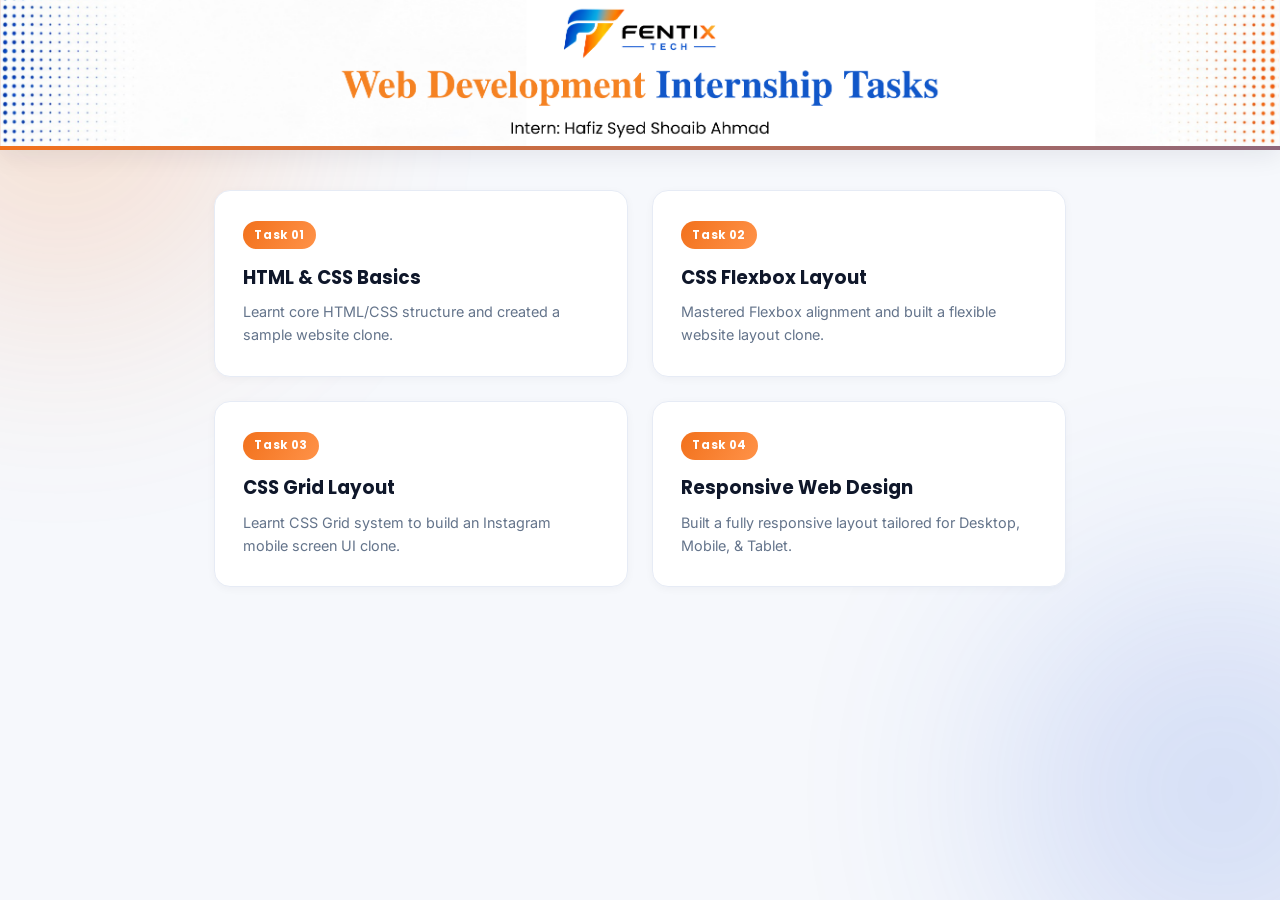
<file: index.html>
<!DOCTYPE html>
<html lang="en">
<head>
    <meta charset="UTF-8">
    <meta name="viewport" content="width=device-width, initial-scale=1.0">
    <title>My Internship Dashboard</title>
    <link rel="stylesheet" href="./style.css">
</head>
<body>

    <!-- Full width banner image, fits at the very top -->
    <div class="banner-wrapper">
        <img src="./banner.png" alt="Fentix Tech - Web Development Internship Tasks" class="banner-img">
    </div>

    <main class="dashboard-container">

        <!-- Task Cards Grid -->
        <ul class="task-grid">
            <li class="task-card" style="--delay: 1">
                <a href="./task_01_html_css/index.html">
                    <span class="badge">Task 01</span>
                    <h2>HTML &amp; CSS Basics</h2>
                    <span class="description">Learnt core HTML/CSS structure and created a sample website clone.</span>
                </a>
            </li>

            <li class="task-card" style="--delay: 2">
                <a href="./task_02_html_css_flexbox/index.html">
                    <span class="badge">Task 02</span>
                    <h2>CSS Flexbox Layout</h2>
                    <span class="description">Mastered Flexbox alignment and built a flexible website layout clone.</span>
                </a>
            </li>

            <li class="task-card" style="--delay: 3">
                <a href="./task_03_insta_mobileScreen_ui_clone_html_css/index.html">
                    <span class="badge">Task 03</span>
                    <h2>CSS Grid Layout</h2>
                    <span class="description">Learnt CSS Grid system to build an Instagram mobile screen UI clone.</span>
                </a>
            </li>

            <li class="task-card" style="--delay: 4">
                <a href="./task_04_html_css_responsive_web_clone/index.html">
                    <span class="badge">Task 04</span>
                    <h2>Responsive Web Design</h2>
                    <span class="description">Built a fully responsive layout tailored for Desktop, Mobile, &amp; Tablet.</span>
                </a>
            </li>
        </ul>


    </main>

</body>
</html>
</file>
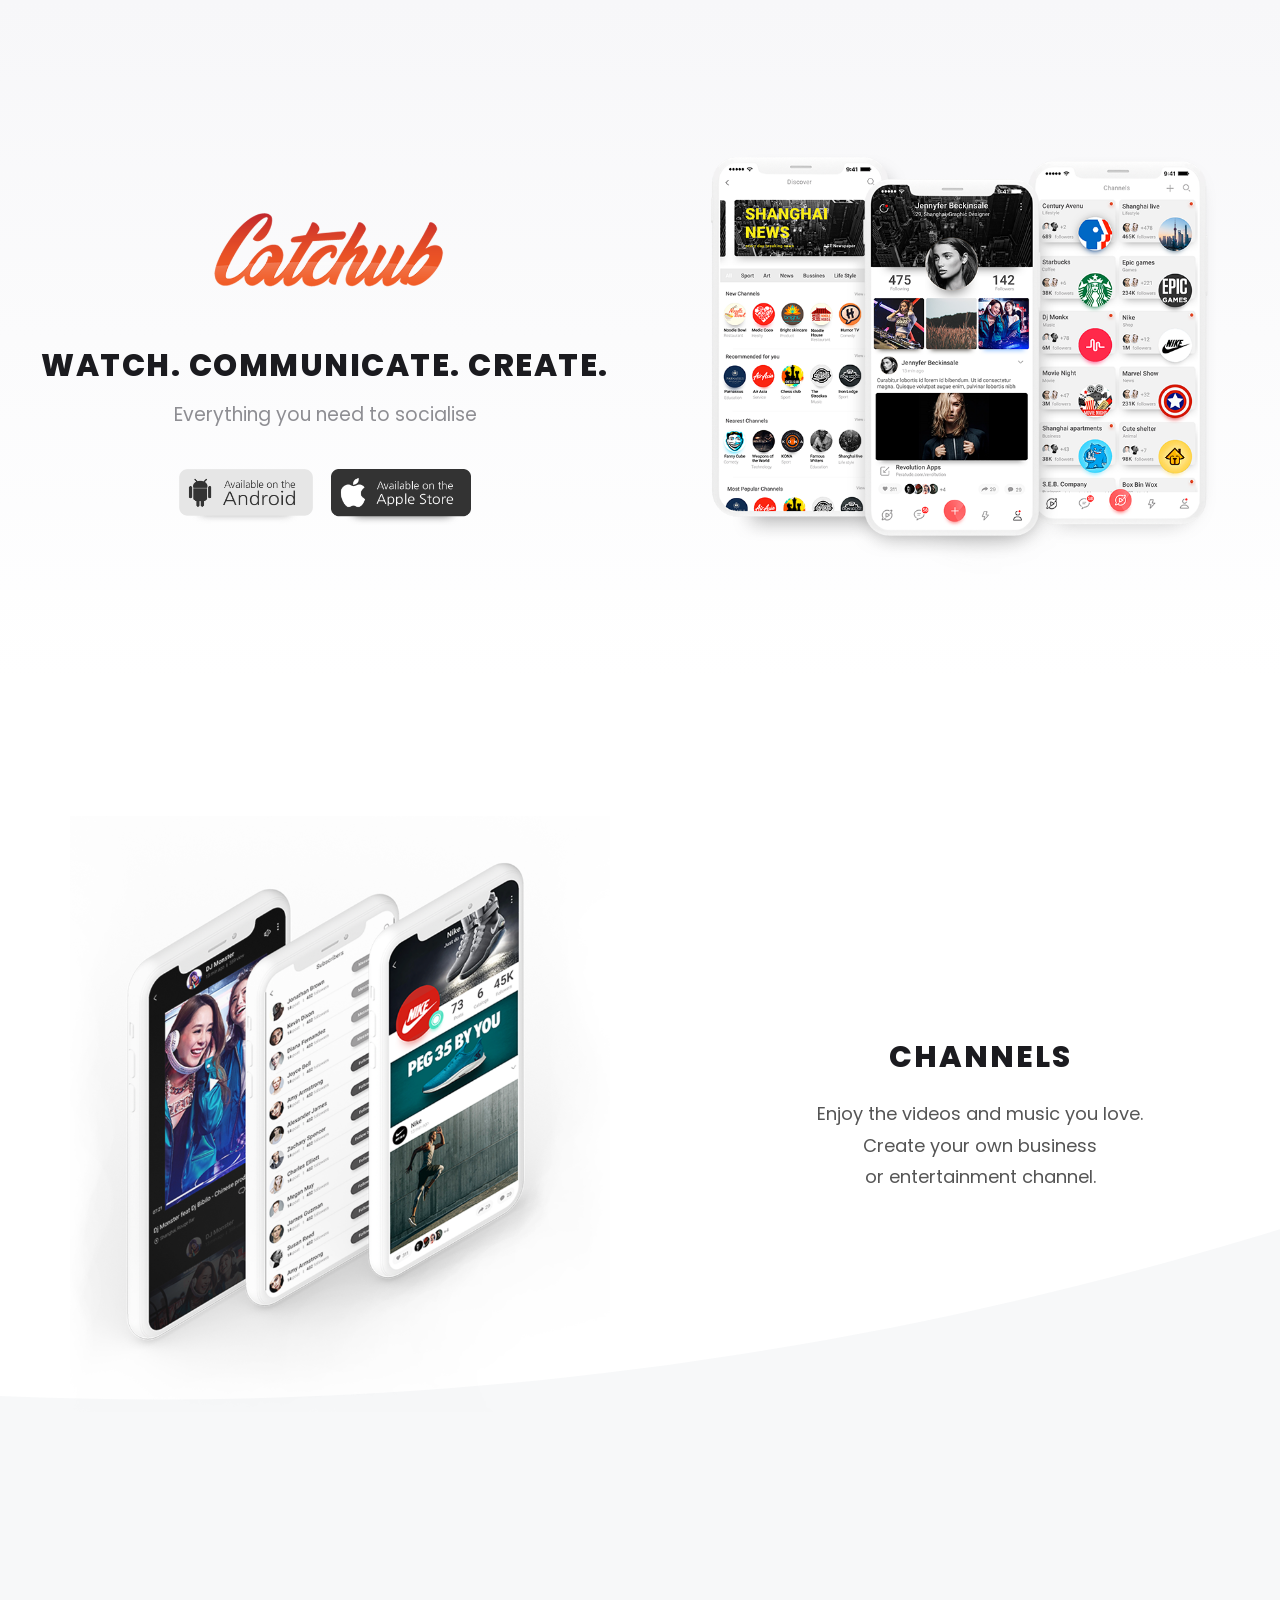
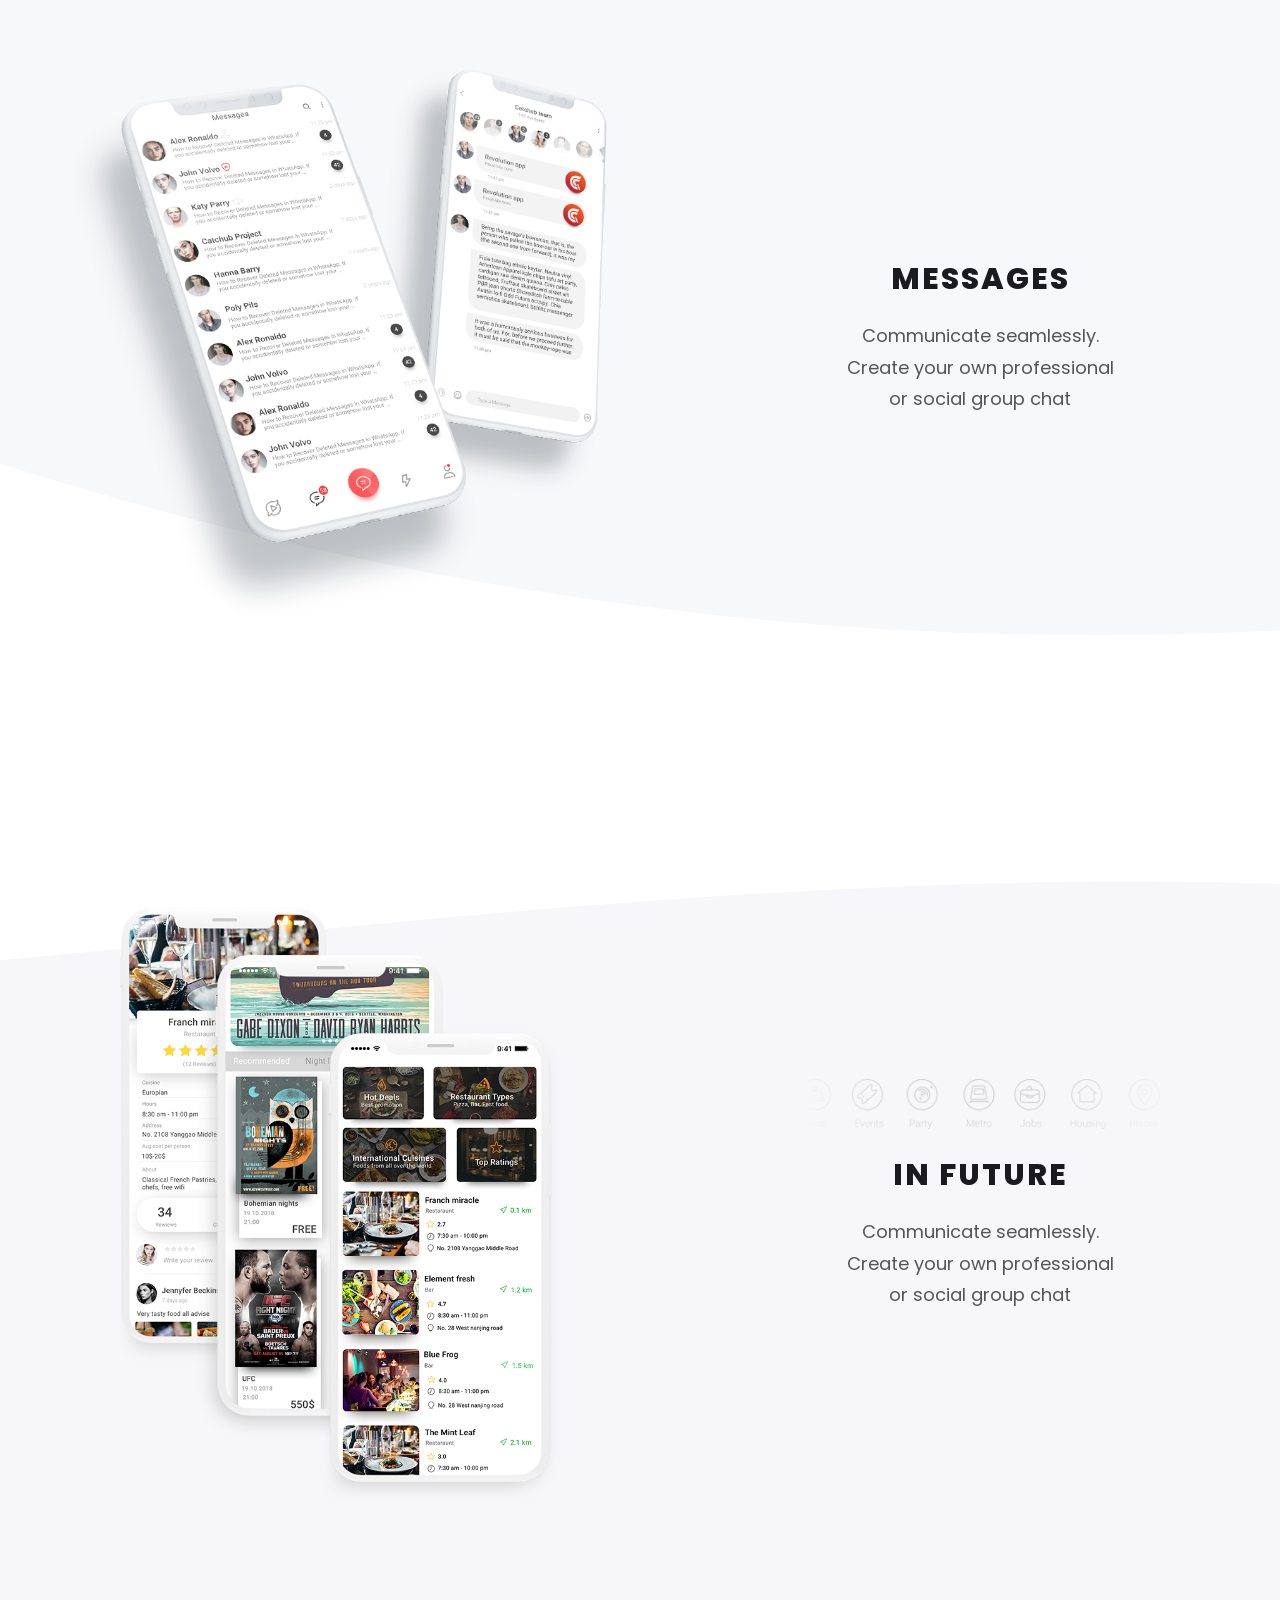
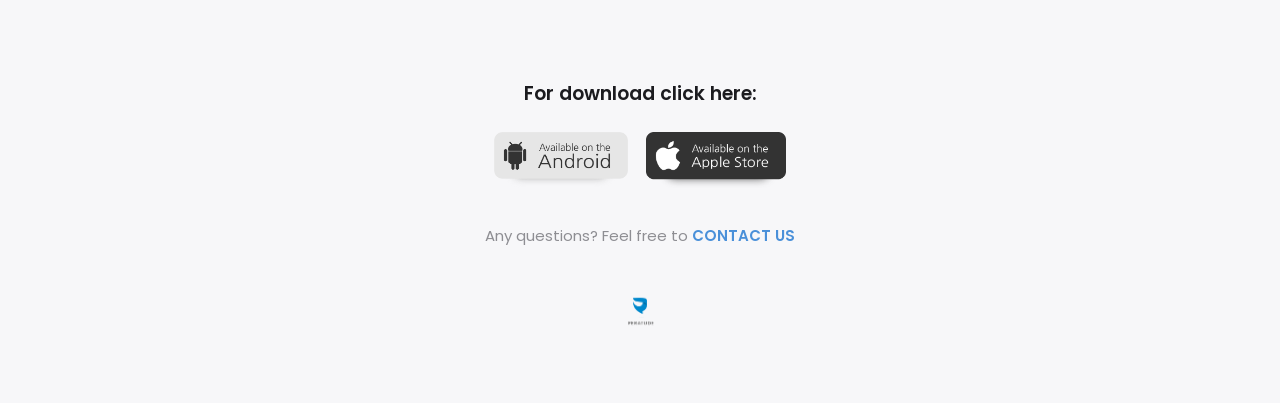
<file: task_01_html_css/index.html>
<!DOCTYPE html>
<html lang="en">
<head>
<meta charset="UTF-8">
<meta name="viewport" content="width=device-width, initial-scale=1.0">
<title>Catchhub — Watch. Communicate. Create.</title>
<link rel="icon" type="image/jpeg" href="assets/favicon.jpg">
<link rel="preconnect" href="https://fonts.googleapis.com">
<link href="https://fonts.googleapis.com/css2?family=Poppins:wght@400;500;600;700;800&display=swap" rel="stylesheet">
<link rel="stylesheet" href="style.css">
</head>
<body>

  <!--  HERO  -->
  <section class="hero">
    <div class="hero__inner">
      <div class="hero__copy">
        <img class="hero__logo" src="assets/logo.png" alt="Catchhub">
        <h1 class="tagline">WATCH. COMMUNICATE. CREATE.</h1>
        <p class="subtagline">Everything you need to socialise</p>
        <div class="store-badges">
          <a href="#" class="badge-link"><img src="assets/play_store.png" alt="Available on the Android App Store"></a>
          <a href="#" class="badge-link"><img src="assets/app_store.png" alt="Download on the App Store"></a>
        </div>
      </div>
      <div class="hero__art">
        <img src="assets/top_screens.png" alt="Catchhub discover, profile and channels screens">
      </div>
    </div>
  </section>

  <!-- CHANNELS  -->
  <section class="feature feature--channels feature--left">
    <div class="feature__inner">
      <div class="feature__art">
        <img src="assets/sec_screens.png" alt="Catchhub channels screens">
      </div>
      <div class="feature__copy">
        <h2 class="feature__title">CHANNELS</h2>
        <p class="feature__text">
          Enjoy the videos and music you love.<br>
          Create your own business<br>
          or entertainment channel.
        </p>
      </div>
    </div>
  </section>

  <!-- MESSAGES  -->
  <section class="feature feature--messages feature--right">
    <div class="feature__inner">
      <div class="feature__copy">
        <h2 class="feature__title">MESSAGES</h2>
        <p class="feature__text">
          Communicate seamlessly.<br>
          Create your own professional<br>
          or social group chat
        </p>
      </div>
      <div class="feature__art">
        <img src="assets/thhh_screens.png" alt="Catchhub messages screens">
      </div>
    </div>
  </section>

  <!--  IN FUTURE  -->
  <section class="feature feature--future feature--left">
    <div class="feature__inner">
      <div class="feature__art">
        <img src="assets/for_screens.png" alt="Catchhub future places and events screens">
      </div>
      <div class="feature__copy">
        <img class="vectors-strip" src="assets/vectors.png" alt="Feature icons strip">
        <h2 class="feature__title">IN FUTURE</h2>
        <p class="feature__text">
          Communicate seamlessly.<br>
          Create your own professional<br>
          or social group chat
        </p>
      </div>
    </div>
  </section>

  <!--  FOOTER  -->
  <footer class="footer">
    <p class="footer__cta">For download click here:</p>
    <div class="store-badges store-badges--center">
      <a href="#" class="badge-link"><img src="assets/play_store.png" alt="Available on the Android App Store"></a>
      <a href="#" class="badge-link"><img src="assets/app_store.png" alt="Download on the App Store"></a>
    </div>
    <p class="footer__contact">Any questions? Feel free to <a href="#" class="footer__contact-link">CONTACT US</a></p>
    <div class="footer__brand">
      <img src="assets/peratude.png" alt="Peratude">
    </div>
  </footer>

</body>
</html>
</file>
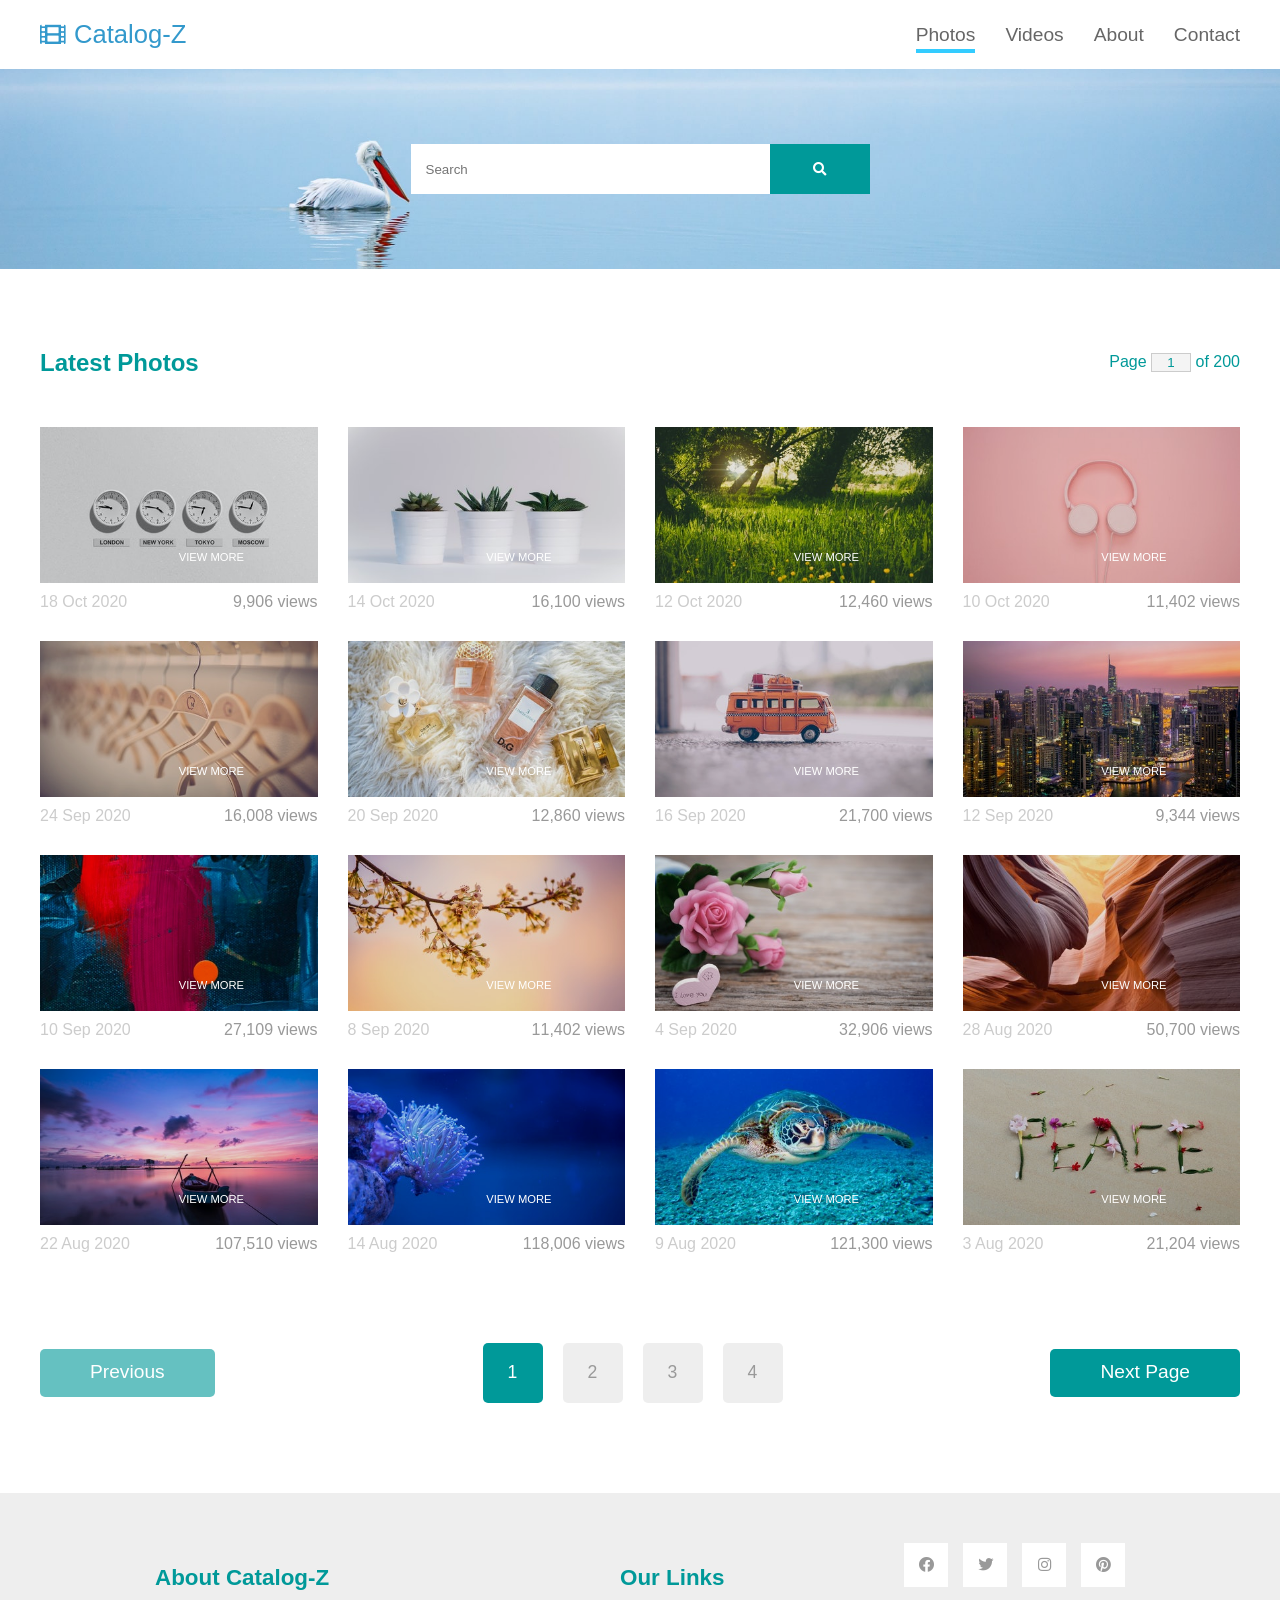
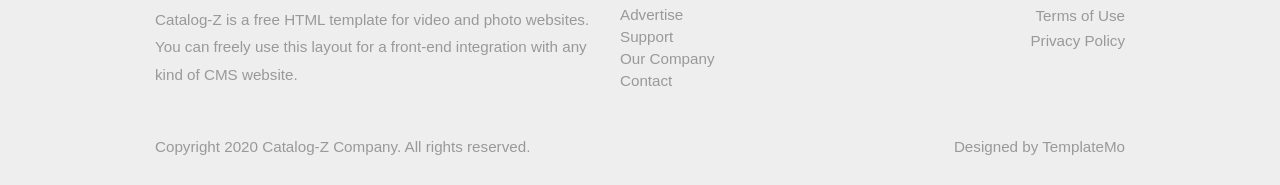
<file: task_02_html_css_flexbox/index.html>
<!DOCTYPE html>
<html lang="en">
<head>
    <meta charset="UTF-8">
    <meta name="viewport" content="width=device-width, initial-scale=1.0">
    <title>Catalog-Z</title>
    <link rel="stylesheet" href="css/style.css">
    <link rel="stylesheet" href="fontawesome/css/all.min.css">
</head>
<body>

    <nav class="navbar">
        <a class="navbar-brand" href="#">
            <i class="fas fa-film"></i> Catalog-Z
        </a>
        <ul class="nav-menu">
            <li><a class="nav-link nav-link-1 active" href="index.html">Photos</a></li>
            <li><a class="nav-link nav-link-2" href="videos.html">Videos</a></li>
            <li><a class="nav-link nav-link-3" href="about.html">About</a></li>
            <li><a class="nav-link nav-link-4" href="contact.html">Contact</a></li>
        </ul>
    </nav>

    <div class="tm-hero" style="background-image:url('assets/img/hero.jpg');">
        <form class="tm-search-form">
            <input class="tm-search-input" type="search" placeholder="Search" aria-label="Search">
            <button class="tm-search-btn" type="submit"><i class="fas fa-search"></i></button>
        </form>
    </div>

    <div class="tm-container">
        <div class="tm-page-header">
            <h2 class="tm-text-primary">Latest Photos</h2>
            <form class="tm-page-form">
                Page <input type="text" value="1" class="tm-input-paging"> of 200
            </form>
        </div>

        <div class="tm-gallery">
            <div class="tm-gallery-item">
                <figure class="effect-ming">
                    <img src="assets/img/img-03.jpg" alt="Image">
                    <figcaption>
                        <h2>Clocks</h2>
                        <a href="photo-detail.html">View more</a>
                    </figcaption>
                </figure>
                <div class="tm-meta">
                    <span class="tm-text-gray-light">18 Oct 2020</span>
                    <span>9,906 views</span>
                </div>
            </div>

            <div class="tm-gallery-item">
                <figure class="effect-ming">
                    <img src="assets/img/img-04.jpg" alt="Image">
                    <figcaption>
                        <h2>Plants</h2>
                        <a href="photo-detail.html">View more</a>
                    </figcaption>
                </figure>
                <div class="tm-meta">
                    <span class="tm-text-gray-light">14 Oct 2020</span>
                    <span>16,100 views</span>
                </div>
            </div>

            <div class="tm-gallery-item">
                <figure class="effect-ming">
                    <img src="assets/img/img-05.jpg" alt="Image">
                    <figcaption>
                        <h2>Morning</h2>
                        <a href="photo-detail.html">View more</a>
                    </figcaption>
                </figure>
                <div class="tm-meta">
                    <span class="tm-text-gray-light">12 Oct 2020</span>
                    <span>12,460 views</span>
                </div>
            </div>

            <div class="tm-gallery-item">
                <figure class="effect-ming">
                    <img src="assets/img/img-06.jpg" alt="Image">
                    <figcaption>
                        <h2>Pinky</h2>
                        <a href="photo-detail.html">View more</a>
                    </figcaption>
                </figure>
                <div class="tm-meta">
                    <span class="tm-text-gray-light">10 Oct 2020</span>
                    <span>11,402 views</span>
                </div>
            </div>

            <div class="tm-gallery-item">
                <figure class="effect-ming">
                    <img src="assets/img/img-01.jpg" alt="Image">
                    <figcaption>
                        <h2>Hangers</h2>
                        <a href="photo-detail.html">View more</a>
                    </figcaption>
                </figure>
                <div class="tm-meta">
                    <span class="tm-text-gray-light">24 Sep 2020</span>
                    <span>16,008 views</span>
                </div>
            </div>

            <div class="tm-gallery-item">
                <figure class="effect-ming">
                    <img src="assets/img/img-02.jpg" alt="Image">
                    <figcaption>
                        <h2>Perfumes</h2>
                        <a href="photo-detail.html">View more</a>
                    </figcaption>
                </figure>
                <div class="tm-meta">
                    <span class="tm-text-gray-light">20 Sep 2020</span>
                    <span>12,860 views</span>
                </div>
            </div>

            <div class="tm-gallery-item">
                <figure class="effect-ming">
                    <img src="assets/img/img-07.jpg" alt="Image">
                    <figcaption>
                        <h2>Autumn</h2>
                        <a href="photo-detail.html">View more</a>
                    </figcaption>
                </figure>
                <div class="tm-meta">
                    <span class="tm-text-gray-light">16 Sep 2020</span>
                    <span>21,700 views</span>
                </div>
            </div>

            <div class="tm-gallery-item">
                <figure class="effect-ming">
                    <img src="assets/img/img-08.jpg" alt="Image">
                    <figcaption>
                        <h2>Books</h2>
                        <a href="photo-detail.html">View more</a>
                    </figcaption>
                </figure>
                <div class="tm-meta">
                    <span class="tm-text-gray-light">12 Sep 2020</span>
                    <span>9,344 views</span>
                </div>
            </div>

            <div class="tm-gallery-item">
                <figure class="effect-ming">
                    <img src="assets/img/img-09.jpg" alt="Image">
                    <figcaption>
                        <h2>Sunset</h2>
                        <a href="photo-detail.html">View more</a>
                    </figcaption>
                </figure>
                <div class="tm-meta">
                    <span class="tm-text-gray-light">10 Sep 2020</span>
                    <span>27,109 views</span>
                </div>
            </div>

            <div class="tm-gallery-item">
                <figure class="effect-ming">
                    <img src="assets/img/img-10.jpg" alt="Image">
                    <figcaption>
                        <h2>Flowers</h2>
                        <a href="photo-detail.html">View more</a>
                    </figcaption>
                </figure>
                <div class="tm-meta">
                    <span class="tm-text-gray-light">8 Sep 2020</span>
                    <span>11,402 views</span>
                </div>
            </div>

            <div class="tm-gallery-item">
                <figure class="effect-ming">
                    <img src="assets/img/img-11.jpg" alt="Image">
                    <figcaption>
                        <h2>Rosy</h2>
                        <a href="photo-detail.html">View more</a>
                    </figcaption>
                </figure>
                <div class="tm-meta">
                    <span class="tm-text-gray-light">4 Sep 2020</span>
                    <span>32,906 views</span>
                </div>
            </div>

            <div class="tm-gallery-item">
                <figure class="effect-ming">
                    <img src="assets/img/img-12.jpg" alt="Image">
                    <figcaption>
                        <h2>Rocki</h2>
                        <a href="photo-detail.html">View more</a>
                    </figcaption>
                </figure>
                <div class="tm-meta">
                    <span class="tm-text-gray-light">28 Aug 2020</span>
                    <span>50,700 views</span>
                </div>
            </div>

            <div class="tm-gallery-item">
                <figure class="effect-ming">
                    <img src="assets/img/img-13.jpg" alt="Image">
                    <figcaption>
                        <h2>Purple</h2>
                        <a href="photo-detail.html">View more</a>
                    </figcaption>
                </figure>
                <div class="tm-meta">
                    <span class="tm-text-gray-light">22 Aug 2020</span>
                    <span>107,510 views</span>
                </div>
            </div>

            <div class="tm-gallery-item">
                <figure class="effect-ming">
                    <img src="assets/img/img-14.jpg" alt="Image">
                    <figcaption>
                        <h2>Sea</h2>
                        <a href="photo-detail.html">View more</a>
                    </figcaption>
                </figure>
                <div class="tm-meta">
                    <span class="tm-text-gray-light">14 Aug 2020</span>
                    <span>118,006 views</span>
                </div>
            </div>

            <div class="tm-gallery-item">
                <figure class="effect-ming">
                    <img src="assets/img/img-15.jpg" alt="Image">
                    <figcaption>
                        <h2>Turtle</h2>
                        <a href="photo-detail.html">View more</a>
                    </figcaption>
                </figure>
                <div class="tm-meta">
                    <span class="tm-text-gray-light">9 Aug 2020</span>
                    <span>121,300 views</span>
                </div>
            </div>

            <div class="tm-gallery-item">
                <figure class="effect-ming">
                    <img src="assets/img/img-16.jpg" alt="Image">
                    <figcaption>
                        <h2>Peace</h2>
                        <a href="photo-detail.html">View more</a>
                    </figcaption>
                </figure>
                <div class="tm-meta">
                    <span class="tm-text-gray-light">3 Aug 2020</span>
                    <span>21,204 views</span>
                </div>
            </div>
        </div>

        <div class="tm-paging-row">
            <a href="javascript:void(0);" class="tm-btn tm-btn-prev disabled">Previous</a>
            <div class="tm-paging">
                <a href="javascript:void(0);" class="tm-paging-link active">1</a>
                <a href="javascript:void(0);" class="tm-paging-link">2</a>
                <a href="javascript:void(0);" class="tm-paging-link">3</a>
                <a href="javascript:void(0);" class="tm-paging-link">4</a>
            </div>
            <a href="javascript:void(0);" class="tm-btn tm-btn-next">Next Page</a>
        </div>
    </div>

    <footer class="tm-footer">
        <div class="tm-footer-inner">
            <div class="tm-footer-row">
                <div class="tm-footer-col tm-footer-col-about">
                    <h3 class="tm-text-primary">About Catalog-Z</h3>
                    <p>Catalog-Z is a free HTML template for video and photo websites.
                    You can freely use this layout for a front-end integration with
                    any kind of CMS website.</p>
                </div>
                <div class="tm-footer-col">
                    <h3 class="tm-text-primary">Our Links</h3>
                    <ul class="tm-footer-links">
                        <li><a href="#">Advertise</a></li>
                        <li><a href="#">Support</a></li>
                        <li><a href="#">Our Company</a></li>
                        <li><a href="#">Contact</a></li>
                    </ul>
                </div>
                <div class="tm-footer-col tm-footer-col-social">
                    <ul class="tm-social-links">
                        <li><a href="https://facebook.com"><i class="fab fa-facebook"></i></a></li>
                        <li><a href="https://twitter.com"><i class="fab fa-twitter"></i></a></li>
                        <li><a href="https://instagram.com"><i class="fab fa-instagram"></i></a></li>
                        <li><a href="https://pinterest.com"><i class="fab fa-pinterest"></i></a></li>
                    </ul>
                    <a href="#" class="tm-text-gray tm-footer-terms">Terms of Use</a>
                    <a href="#" class="tm-text-gray tm-footer-terms">Privacy Policy</a>
                </div>
            </div>
            <div class="tm-footer-row tm-footer-bottom">
                <div class="tm-footer-copy">Copyright 2020 Catalog-Z Company. All rights reserved.</div>
                <div class="tm-footer-credit">Designed by <a href="#" class="tm-text-gray">TemplateMo</a></div>
            </div>
        </div>
    </footer>

</body>
</html>
</file>
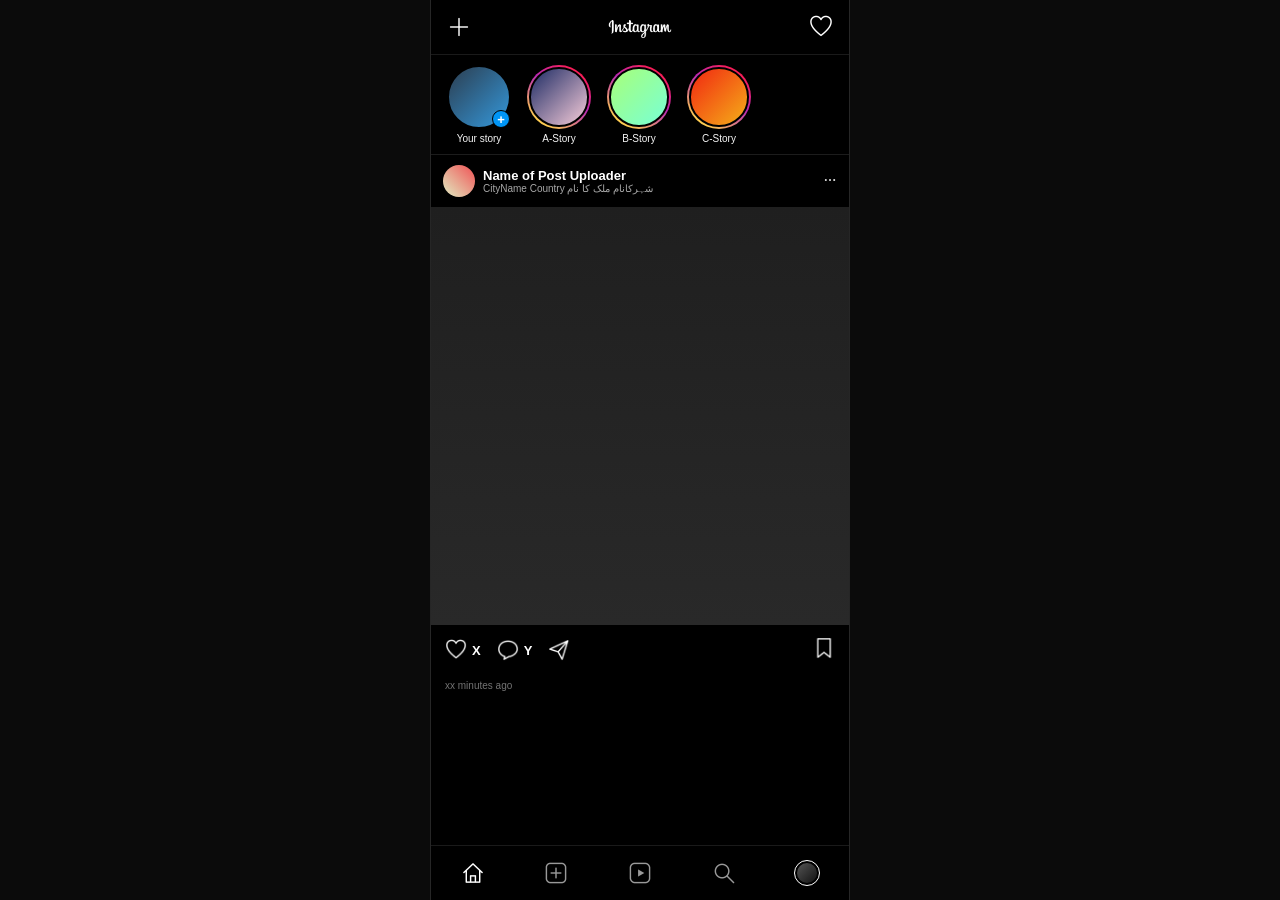
<file: task_03_insta_mobileScreen_ui_clone_html_css/index.html>
<!DOCTYPE html>
<html lang="en">
<head>
    <meta charset="UTF-8">
    <meta name="viewport" content="width=device-width, initial-scale=1.0">
    <title>Insta UI Clone</title>
    <link rel="stylesheet" href="./assets/css/style.css">
</head>
<body>

    <div class="app-container">
        
        <!-- For Mobile view:Width is locked and height is 100% -->
        <div class="screen-canvas">
            
            <!-- SCREEN 1: HOME FEED  -->
            <div id="feed-screen" class="screen-wrapper active">
                <header class="app-header home-header">
                    <div class="header-left-action">
                        <img src="assets/img/create.png" alt="Create Icon" class="header-icon">
                    </div>
                    <div class="header-logo-center">
                        <img src="assets/img/instagram_logo.png" alt="Instagram Logo Text" class="logo-img">
                    </div>
                    <div class="header-right-action">
                        <img src="assets/img/notifications.png" alt="Notifications Icon" class="header-icon">
                    </div>
                </header>

                <main class="screen-content">
                    <!-- Stories Horizontal Bar -->
                    <div class="stories-container">
                        <div class="story-item">
                            <div class="story-avatar-container">
                                <div class="story-avatar self-avatar"></div>
                                <div class="add-story-badge">+</div>
                            </div>
                            <span class="story-username">Your story</span>
                        </div>
                        <div class="story-item">
                            <div class="story-avatar-container ring-active">
                                <div class="story-avatar content-avatar-1"></div>
                            </div>
                            <span class="story-username">A-Story</span>
                        </div>
                        <div class="story-item">
                            <div class="story-avatar-container ring-active">
                                <div class="story-avatar content-avatar-2"></div>
                            </div>
                            <span class="story-username">B-Story</span>
                        </div>
                        <div class="story-item">
                            <div class="story-avatar-container ring-active">
                                <div class="story-avatar content-avatar-3"></div>
                            </div>
                            <span class="story-username">C-Story</span>
                        </div>
                    </div>

                    <!-- Main Feed Post -->
                    <article class="feed-post">
                        <div class="post-header">
                            <div class="post-user-info">
                                <div class="post-avatar"></div>
                                <div class="post-meta">
                                    <h4 class="username-title">Name of Post Uploader</h4>
                                    <span class="location-text">CityName Country شہرکانام ملک کا نام</span>
                                </div>
                            </div>
                            <button class="post-options-btn">
                                <img src="assets/img/more.png" alt="More Options" class="small-icon">
                            </button>
                        </div>

                        <div class="post-image-wrapper">
                            <div class="mock-post-image"></div>
                        </div>

                        <div class="post-actions">
                            <div class="actions-left">
                                <div class="action-item">
                                    <img src="assets/img/heart.png" alt="Like" class="action-icon">
                                    <span class="action-count">X</span>
                                </div>
                                <div class="action-item">
                                    <img src="assets/img/comment.png" alt="Comment" class="action-icon">
                                    <span class="action-count">Y</span>
                                </div>
                                <div class="action-item">
                                    <img src="assets/img/share.png" alt="Share" class="action-icon">
                                </div>
                            </div>
                            <div class="actions-right">
                                <img src="assets/img/bookmark.png" alt="Save" class="action-icon">
                            </div>
                        </div>

                        <div class="post-details">
                            <span class="timestamp-text">xx minutes ago</span>
                        </div>
                    </article>
                </main>
            </div>

            <!-- SCREEN 2: EXPLORE  -->
            <div id="explore-screen" class="screen-wrapper">
                <header class="explore-header">
                    <div class="search-bar-container">
                        <img src="assets/img/search_gray.png" alt="Search Icon" class="search-lens-icon">
                        <input type="text" placeholder="Search with Meta AI" class="search-input" readonly>
                        <img src="assets/img/meta_ai.png" alt="Meta AI Icon" class="search-right-icon">
                    </div>
                </header>

                <div class="tags-filter-bar">
                    <div class="filter-badge active">For you</div>
                    <div class="filter-badge plus-badge"><img src="assets/img/plus_small.png" alt="Plus Icon"></div>
                    <div class="filter-badge">Explore Topic A</div>
                    <div class="filter-badge">Explore Topic B</div>
                </div>

                <main class="screen-content">
                    <div class="explore-grid">
                        <div class="grid-item"><span class="views-tag"><img src="assets/img/view_eye.png" alt="" class="mini-eye"> xx views</span></div>
                        <div class="grid-item"><span class="views-tag"><img src="assets/img/view_eye.png" alt="" class="mini-eye"> xx views</span></div>
                        <div class="grid-item"><span class="views-tag"><img src="assets/img/view_eye.png" alt="" class="mini-eye"> xx views</span></div>
                        <div class="grid-item"><span class="views-tag"><img src="assets/img/view_eye.png" alt="" class="mini-eye"> xx views</span></div>
                        <div class="grid-item"><span class="views-tag"><img src="assets/img/view_eye.png" alt="" class="mini-eye"> xx views</span></div>
                        <div class="grid-item"><span class="views-tag"><img src="assets/img/view_eye.png" alt="" class="mini-eye"> xx views</span></div>
                        <div class="grid-item"><span class="views-tag"><img src="assets/img/view_eye.png" alt="" class="mini-eye"> xx views</span></div>
                        <div class="grid-item"><span class="views-tag"><img src="assets/img/view_eye.png" alt="" class="mini-eye"> xx views</span></div>
                        <div class="grid-item"><span class="views-tag"><img src="assets/img/view_eye.png" alt="" class="mini-eye"> xx views</span></div>
                    </div>
                </main>
            </div>

            <!-- SCREEN 3: PROFILE  -->
            <div id="profile-screen" class="screen-wrapper">
                <!-- Profile Top Header Bar matched with references -->
                <header class="profile-header">
                    <div class="profile-header-left">
                        <img src="assets/img/create.png" alt="Create" class="header-icon">
                        <span class="notification-dot-red"></span>
                    </div>
                    <div class="header-center-username">
                        <span class="username-text">Username</span>
                        <img src="assets/img/dropdown_arrow.png" alt="" class="dropdown-icon">
                        <span class="notification-dot-red inline-dot"></span>
                    </div>
                    <div class="profile-header-right">
                        <img src="assets/img/threads_icon.png" alt="Threads" class="header-icon">
                        <img src="assets/img/burger_menu.png" alt="Settings Menu" class="header-icon">
                    </div>
                </header>

                <main class="screen-content">
                    <!-- Top section layout: Avatar & Counters Side-by-Side -->
                    <div class="profile-meta-info">
                        <div class="profile-pic-area">
                            <div class="music-tag-bubble">Try sharing a song...</div>
                            <div class="profile-circle-border">
                                <div class="profile-avatar-main"></div>
                            </div>
                            <div class="add-story-badge profile-add-badge">+</div>
                        </div>
                        <div class="profile-counters">
                            <div class="counter-box"><span class="counter-num">X</span><span class="counter-label">posts</span></div>
                            <div class="counter-box"><span class="counter-num">Y</span><span class="counter-label">followers</span></div>
                            <div class="counter-box"><span class="counter-num">Z</span><span class="counter-label">following</span></div>
                        </div>
                    </div>

                    <!-- User Information Info Blocks (Moved right underneath metrics) -->
                    <div class="user-bio-block">
                        <h3 class="user-display-name">Name</h3>
                        <div class="bio-badges-row">
                            <div class="threads-badge">
                                <img src="assets/img/threads_mini.png" alt="" class="mini-threads-logo">
                                <span>Username</span>
                            </div>
                            <button class="add-button">+ Add</button>
                        </div>
                    </div>

                    <!-- Profile Screen Action Buttons -->
                    <div class="profile-action-buttons">
                        <button class="action-btn">Edit profile</button>
                        <button class="action-btn">Share profile</button>
                        <button class="action-btn icon-btn">
                            <img src="assets/img/add_friend.png" alt="Add Friends">
                        </button>
                    </div>

                    <!-- Discover Carousel Component Area -->
                    <div class="discover-section">
                        <div class="discover-header">
                            <span class="discover-title">Discover people</span>
                            <span class="see-all-link">See All</span>
                        </div>
                        <div class="discover-slider">
                            <div class="discover-card">
                                <button class="card-close-btn">×</button>
                                <div class="card-avatar"></div>
                                <h5 class="card-name">Suggested User A</h5>
                                <span class="card-subtext">Suggested for you</span>
                                <button class="follow-btn">Follow</button>
                            </div>
                            <div class="discover-card">
                                <button class="card-close-btn">×</button>
                                <div class="card-avatar"></div>
                                <h5 class="card-name">Suggested User B</h5>
                                <span class="card-subtext">Suggested for you</span>
                                <button class="follow-btn">Follow</button>
                            </div>
                        </div>
                    </div>

                    <!-- Profile Structural Display Tabs -->
                    <div class="profile-layout-tabs">
                        <div class="tab-item active">
                            <img src="assets/img/grid_posts.png" alt="" class="tab-icon">
                        </div>
                        <div class="tab-item">
                            <img src="assets/img/reels_tab.png" alt="" class="tab-icon">
                        </div>
                        <div class="tab-item">
                            <img src="assets/img/tagged_posts.png" alt="" class="tab-icon">
                        </div>
                    </div>

                    <!-- Profile Empty View State -->
                    <div class="empty-feed-area">
                        <h2 class="empty-title">Create your first post</h2>
                        <p class="empty-desc">Make this space your own.</p>
                    </div>
                </main>
            </div>

            <!-- GLOBAL NAVIGATION BOTTOM-->
            <nav class="bottom-nav-bar">
                <div class="nav-btn" data-target="feed-screen">
                    <img src="assets/img/nav_home.png" alt="" class="nav-img-icon active">
                </div>
                <div class="nav-btn"><img src="assets/img/nav_create.png" alt="" class="nav-img-icon"></div>
                <div class="nav-btn"><img src="assets/img/nav_reels.png" alt="" class="nav-img-icon"></div>
                <div class="nav-btn" data-target="explore-screen">
                    <img src="assets/img/nav_search.png" alt="" class="nav-img-icon">
                </div>
                <div class="nav-btn" data-target="profile-screen">
                    <div class="profile-nav-ring"><div class="nav-profile-pic"></div></div>
                </div>
            </nav>

        </div>
    </div>

    <script>
        const navButtons = document.querySelectorAll('.nav-btn');
        const screens = document.querySelectorAll('.screen-wrapper');

        navButtons.forEach(btn => {
            btn.addEventListener('click', () => {
                const targetId = btn.getAttribute('data-target');
                if (targetId) {
                    screens.forEach(s => s.classList.remove('active'));
                    document.getElementById(targetId).classList.add('active');
                    
                    document.querySelectorAll('.nav-img-icon').forEach(icon => icon.classList.remove('active'));
                    const innerImg = btn.querySelector('.nav-img-icon');
                    if (innerImg) innerImg.classList.add('active');
                }
            });
        });
    </script>
</body>
</html>
</file>
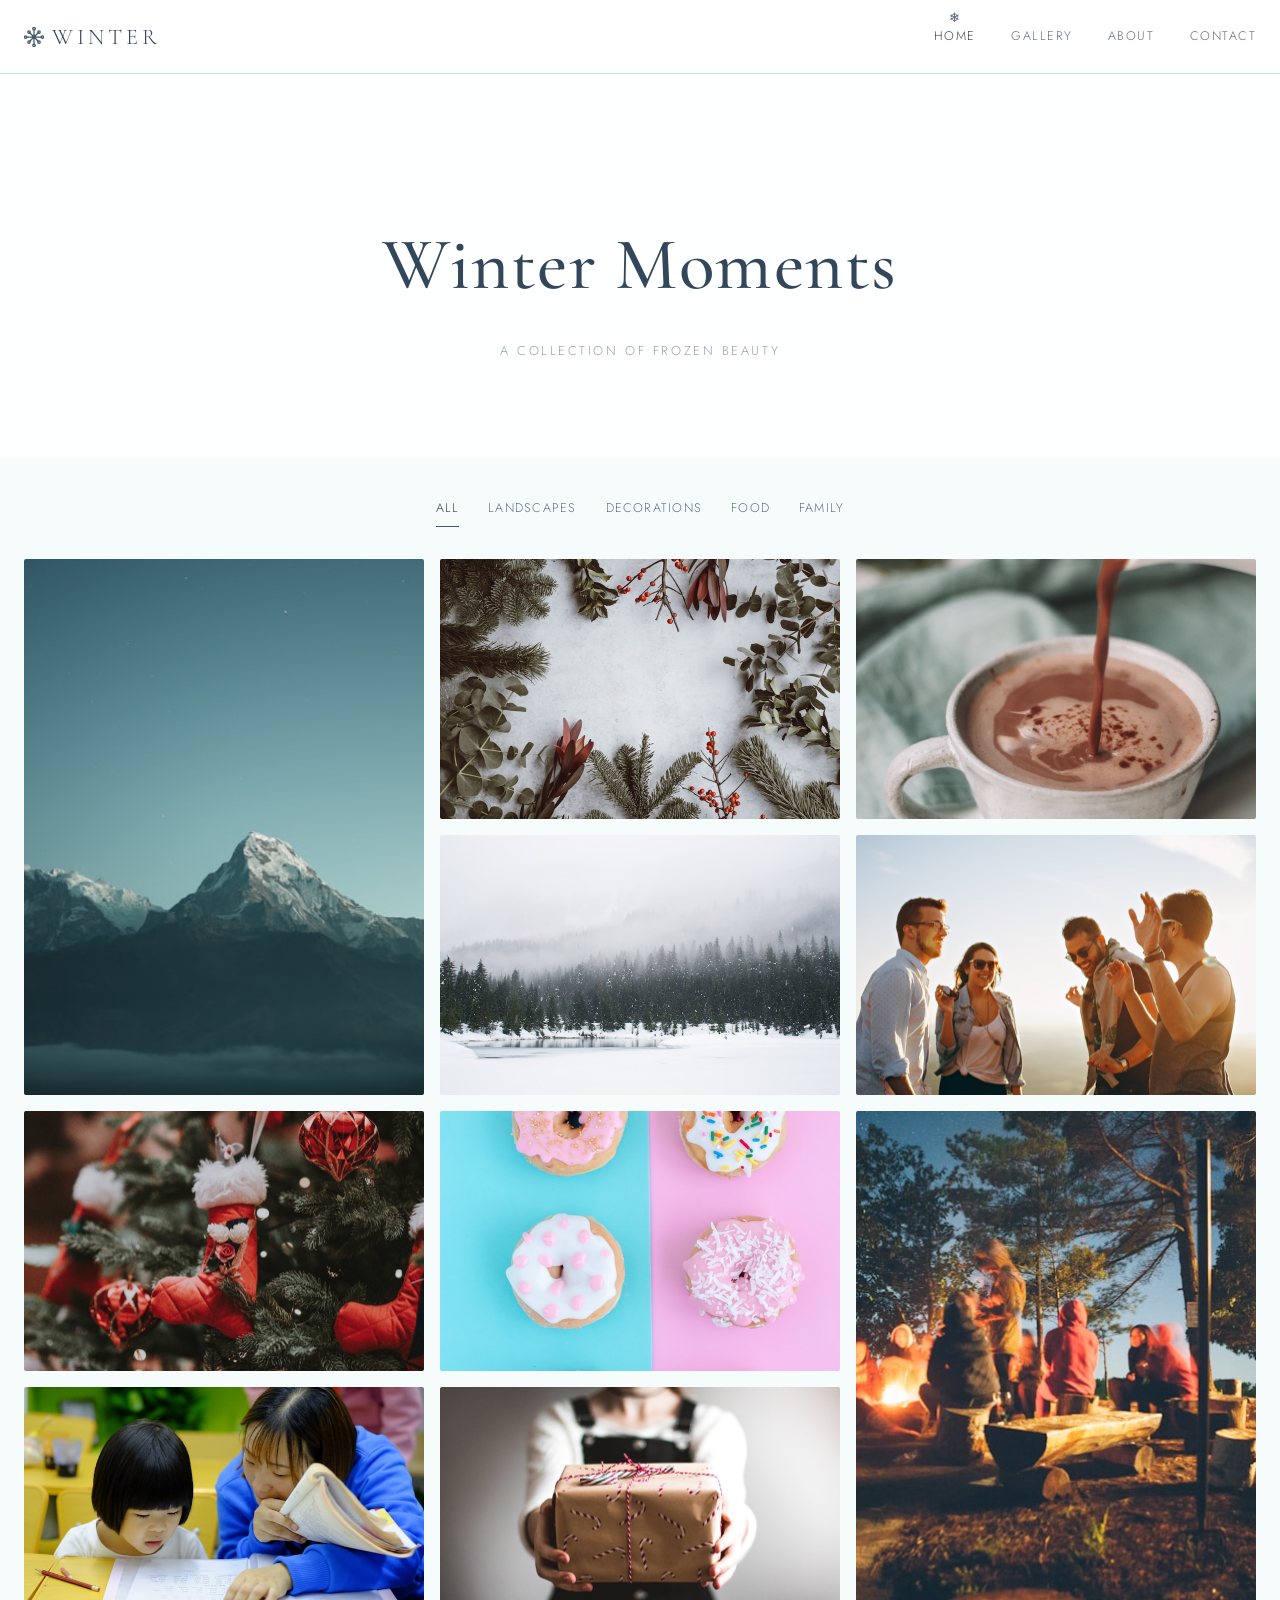
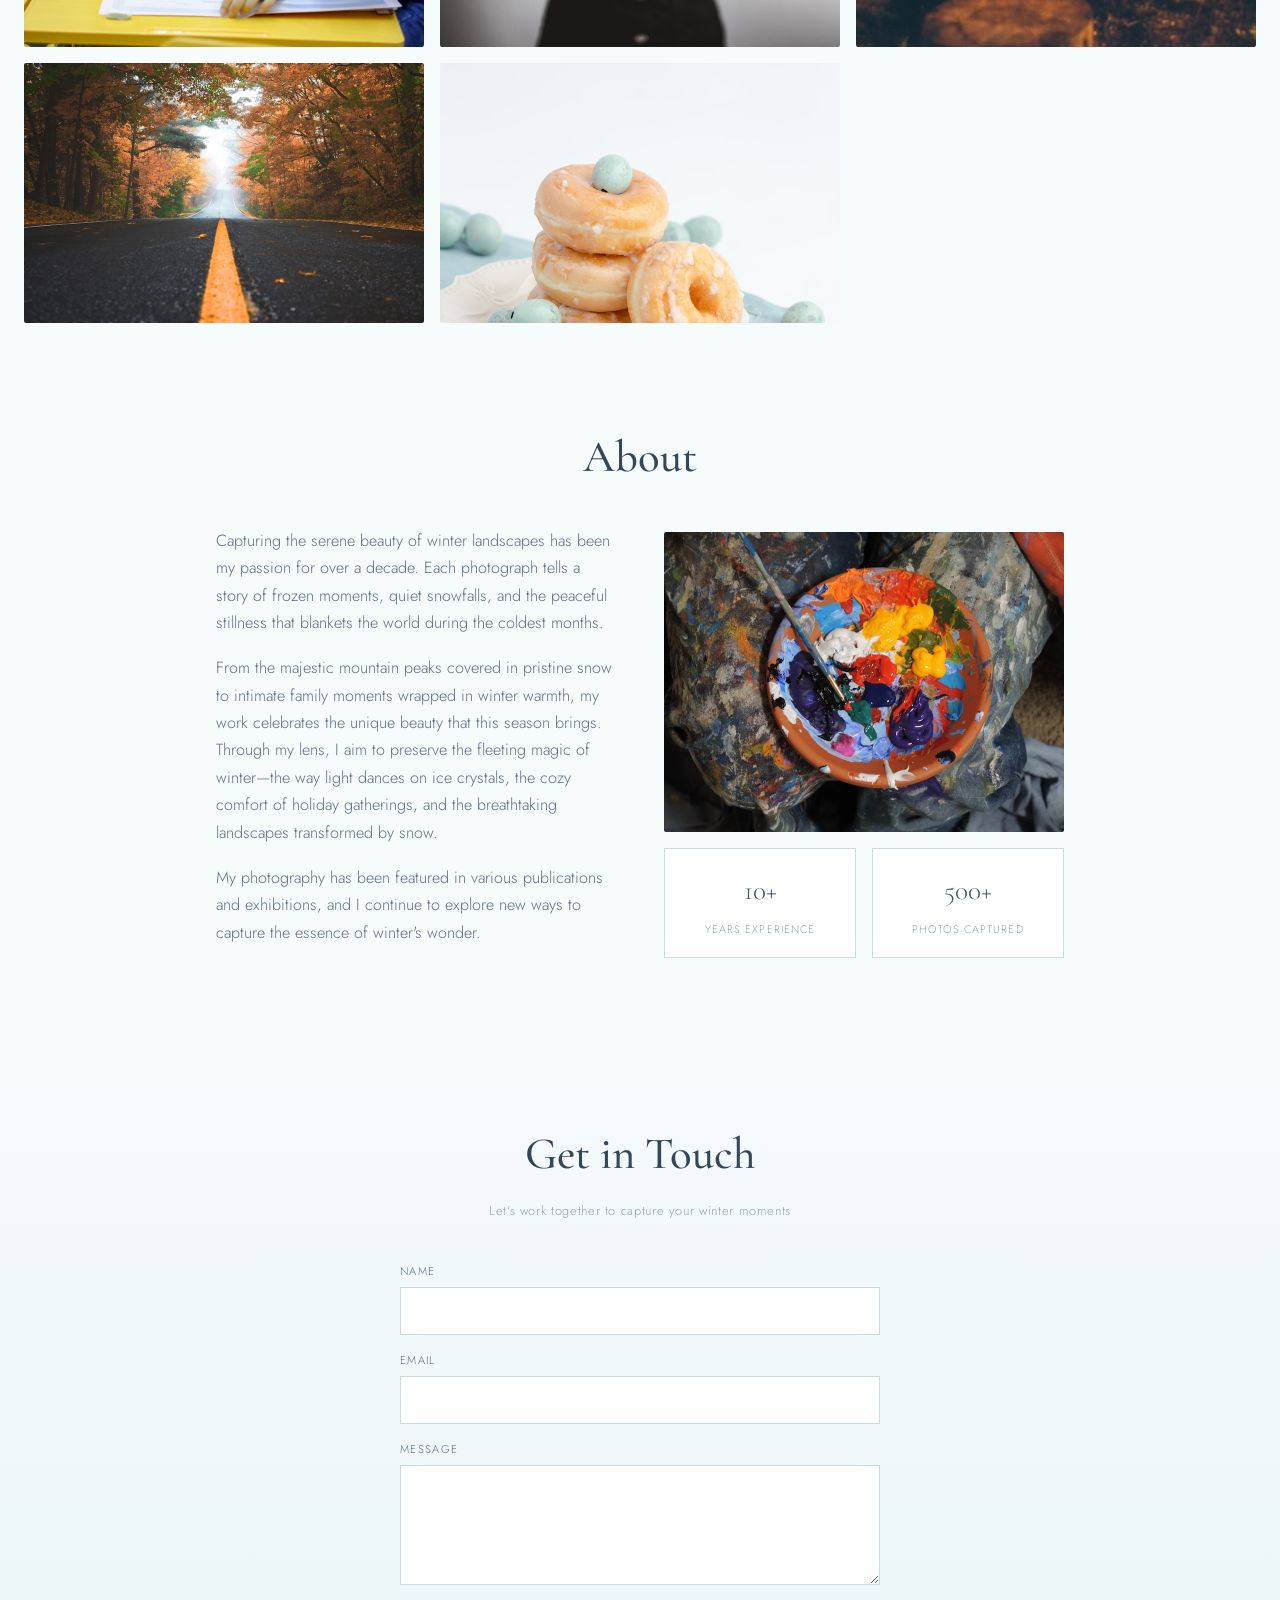
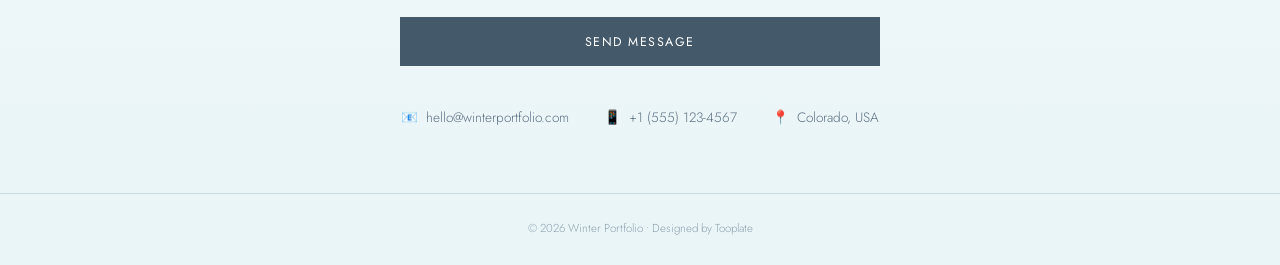
<file: task_04_html_css_responsive_web_clone/index.html>
<!DOCTYPE html>
<html lang="en">
<head>
<meta charset="UTF-8">
<meta name="viewport" content="width=device-width, initial-scale=1.0">
<title>Winter Portfolio - Photography Gallery</title>
<link rel="preconnect" href="https://fonts.googleapis.com">
<link rel="preconnect" href="https://fonts.gstatic.com" crossorigin>
<link href="https://fonts.googleapis.com/css2?family=Cormorant+Garamond:wght@400;500;600&family=Jost:wght@300;400;500;600&display=swap" rel="stylesheet">
<link rel="stylesheet" href="css/style.css">
</head>
<body>

<!-- navbar -->
<nav>
    <div class="nav-container">
        <a href="#home" class="logo">
            <svg class="logo-icon" viewBox="0 0 24 24" fill="none" stroke="currentColor" stroke-width="1.5">
                <path d="M12 2v20M2 12h20M6 6l12 12M6 18L18 6"></path>
                <circle cx="12" cy="12" r="2"></circle>
                <circle cx="12" cy="2" r="1.5"></circle>
                <circle cx="12" cy="22" r="1.5"></circle>
                <circle cx="2" cy="12" r="1.5"></circle>
                <circle cx="22" cy="12" r="1.5"></circle>
                <circle cx="6" cy="6" r="1.5"></circle>
                <circle cx="18" cy="18" r="1.5"></circle>
                <circle cx="6" cy="18" r="1.5"></circle>
                <circle cx="18" cy="6" r="1.5"></circle>
            </svg>
            WINTER
        </a>

        <!-- checkbox for mobile menu-->
        <input type="checkbox" id="navToggle" class="nav-toggle" hidden>
        <label for="navToggle" class="mobile-menu-btn">☰</label>

        <ul class="nav-links" id="navLinks">
            <li><a href="#home">Home</a></li>
            <li><a href="#gallery">Gallery</a></li>
            <li><a href="#about">About</a></li>
            <li><a href="#contact">Contact</a></li>
        </ul>
    </div>
</nav>

<!-- hero banner -->
<section class="hero" id="home">

    <div class="hero-bg"></div>
    <div class="hero-bg"></div>
    <div class="hero-bg"></div>

    <div class="hero-content">
        <h1>Winter Moments</h1>
        <p>A Collection of Frozen Beauty</p>
    </div>
</section>

<!-- filter using radio inputs, css handles show/hide -->
<section class="filter-container">
    <input type="radio" name="filter" id="f-all" class="filter-input" checked hidden>
    <input type="radio" name="filter" id="f-landscapes" class="filter-input" hidden>
    <input type="radio" name="filter" id="f-decorations" class="filter-input" hidden>
    <input type="radio" name="filter" id="f-food" class="filter-input" hidden>
    <input type="radio" name="filter" id="f-family" class="filter-input" hidden>

    <div class="filter-buttons">
        <label for="f-all" class="filter-btn">All</label>
        <label for="f-landscapes" class="filter-btn">Landscapes</label>
        <label for="f-decorations" class="filter-btn">Decorations</label>
        <label for="f-food" class="filter-btn">Food</label>
        <label for="f-family" class="filter-btn">Family</label>
    </div>
</section>

<!-- gallery grid -->
<section class="gallery-container" id="gallery">
    <div class="gallery-grid" id="galleryGrid">

        <div class="gallery-item tall" data-category="landscapes">
            <img src="images/photo-7.jpg" alt="Mountain Snow">
            <div class="gallery-overlay">
                <h3 class="gallery-title">Mountain Snow</h3>
                <p class="gallery-category">Landscapes</p>
            </div>
        </div>

        <div class="gallery-item" data-category="decorations">
            <img src="images/photo-10.jpg" alt="Ornament Detail">
            <div class="gallery-overlay">
                <h3 class="gallery-title">Ornament Detail</h3>
                <p class="gallery-category">Decorations</p>
            </div>
        </div>

        <div class="gallery-item" data-category="food">
            <img src="images/photo-1.jpg" alt="Winter Warmth">
            <div class="gallery-overlay">
                <h3 class="gallery-title">Winter Warmth</h3>
                <p class="gallery-category">Food</p>
            </div>
        </div>

        <div class="gallery-item" data-category="landscapes">
            <img src="images/photo-8.jpg" alt="Frozen Lake">
            <div class="gallery-overlay">
                <h3 class="gallery-title">Frozen Lake</h3>
                <p class="gallery-category">Landscapes</p>
            </div>
        </div>

        <div class="gallery-item" data-category="family">
            <img src="images/photo-9.jpg" alt="Family Joy">
            <div class="gallery-overlay">
                <h3 class="gallery-title">Family Joy</h3>
                <p class="gallery-category">Family</p>
            </div>
        </div>

        <div class="gallery-item" data-category="decorations">
            <img src="images/photo-2.jpg" alt="Holiday Lights">
            <div class="gallery-overlay">
                <h3 class="gallery-title">Holiday Lights</h3>
                <p class="gallery-category">Decorations</p>
            </div>
        </div>

        <div class="gallery-item" data-category="food">
            <img src="images/photo-13.jpg" alt="Festive Treats">
            <div class="gallery-overlay">
                <h3 class="gallery-title">Festive Treats</h3>
                <p class="gallery-category">Food</p>
            </div>
        </div>

        <div class="gallery-item tall" data-category="landscapes">
            <img src="images/photo-6.jpg" alt="Winter Forest">
            <div class="gallery-overlay">
                <h3 class="gallery-title">Winter Forest</h3>
                <p class="gallery-category">Landscapes</p>
            </div>
        </div>

        <div class="gallery-item" data-category="family">
            <img src="images/photo-3.jpg" alt="Winter Together">
            <div class="gallery-overlay">
                <h3 class="gallery-title">Winter Together</h3>
                <p class="gallery-category">Family</p>
            </div>
        </div>

        <div class="gallery-item" data-category="decorations">
            <img src="images/photo-11.jpg" alt="Gift Wrapping">
            <div class="gallery-overlay">
                <h3 class="gallery-title">Gift Wrapping</h3>
                <p class="gallery-category">Decorations</p>
            </div>
        </div>

        <div class="gallery-item" data-category="landscapes">
            <img src="images/photo-5.jpg" alt="Snowy Path">
            <div class="gallery-overlay">
                <h3 class="gallery-title">Snowy Path</h3>
                <p class="gallery-category">Landscapes</p>
            </div>
        </div>

        <div class="gallery-item" data-category="food">
            <img src="images/photo-12.jpg" alt="Cozy Drinks">
            <div class="gallery-overlay">
                <h3 class="gallery-title">Cozy Drinks</h3>
                <p class="gallery-category">Food</p>
            </div>
        </div>

    </div>
</section>

<!-- about section -->
<section class="about-section" id="about">
    <h2>About</h2>
    <div class="about-content">
        <div class="about-text">
            <p>Capturing the serene beauty of winter landscapes has been my passion for over a decade. Each photograph tells a story of frozen moments, quiet snowfalls, and the peaceful stillness that blankets the world during the coldest months.</p>
            <p>From the majestic mountain peaks covered in pristine snow to intimate family moments wrapped in winter warmth, my work celebrates the unique beauty that this season brings. Through my lens, I aim to preserve the fleeting magic of winter&mdash;the way light dances on ice crystals, the cozy comfort of holiday gatherings, and the breathtaking landscapes transformed by snow.</p>
            <p>My photography has been featured in various publications and exhibitions, and I continue to explore new ways to capture the essence of winter's wonder.</p>
        </div>
        <div>
            <div class="about-image">
                <img src="images/photo-4.jpg" alt="Photographer">
            </div>
            <div class="about-stats">
                <div class="stat-box">
                    <div class="stat-number">10+</div>
                    <div class="stat-label">Years Experience</div>
                </div>
                <div class="stat-box">
                    <div class="stat-number">500+</div>
                    <div class="stat-label">Photos Captured</div>
                </div>
            </div>
        </div>
    </div>
</section>

<!-- contact form, not hooked to backend yet -->
<section class="contact-section" id="contact">
    <h2>Get in Touch</h2>
    <p>Let's work together to capture your winter moments</p>

    <form class="contact-form">
        <div class="form-group">
            <label for="name">Name</label>
            <input type="text" id="name" name="name" required>
        </div>
        <div class="form-group">
            <label for="email">Email</label>
            <input type="email" id="email" name="email" required>
        </div>
        <div class="form-group">
            <label for="message">Message</label>
            <textarea id="message" name="message" required></textarea>
        </div>
        <button type="submit" class="submit-btn">Send Message</button>
    </form>

    <div class="contact-info">
        <div class="contact-item">
            <span>&#128231;</span>
            <a href="mailto:hello@winterportfolio.com">hello@winterportfolio.com</a>
        </div>
        <div class="contact-item">
            <span>&#128241;</span>
            <a href="tel:+15551234567">+1 (555) 123-4567</a>
        </div>
        <div class="contact-item">
            <span>&#128205;</span>
            <a href="https://www.google.com/maps/search/?api=1&query=Colorado+USA" target="_blank">Colorado, USA</a>
        </div>
    </div>
</section>

<footer>
    <p>&copy; 2026 Winter Portfolio &bull; Designed by Tooplate</p>
</footer>

</body>
</html>
</file>
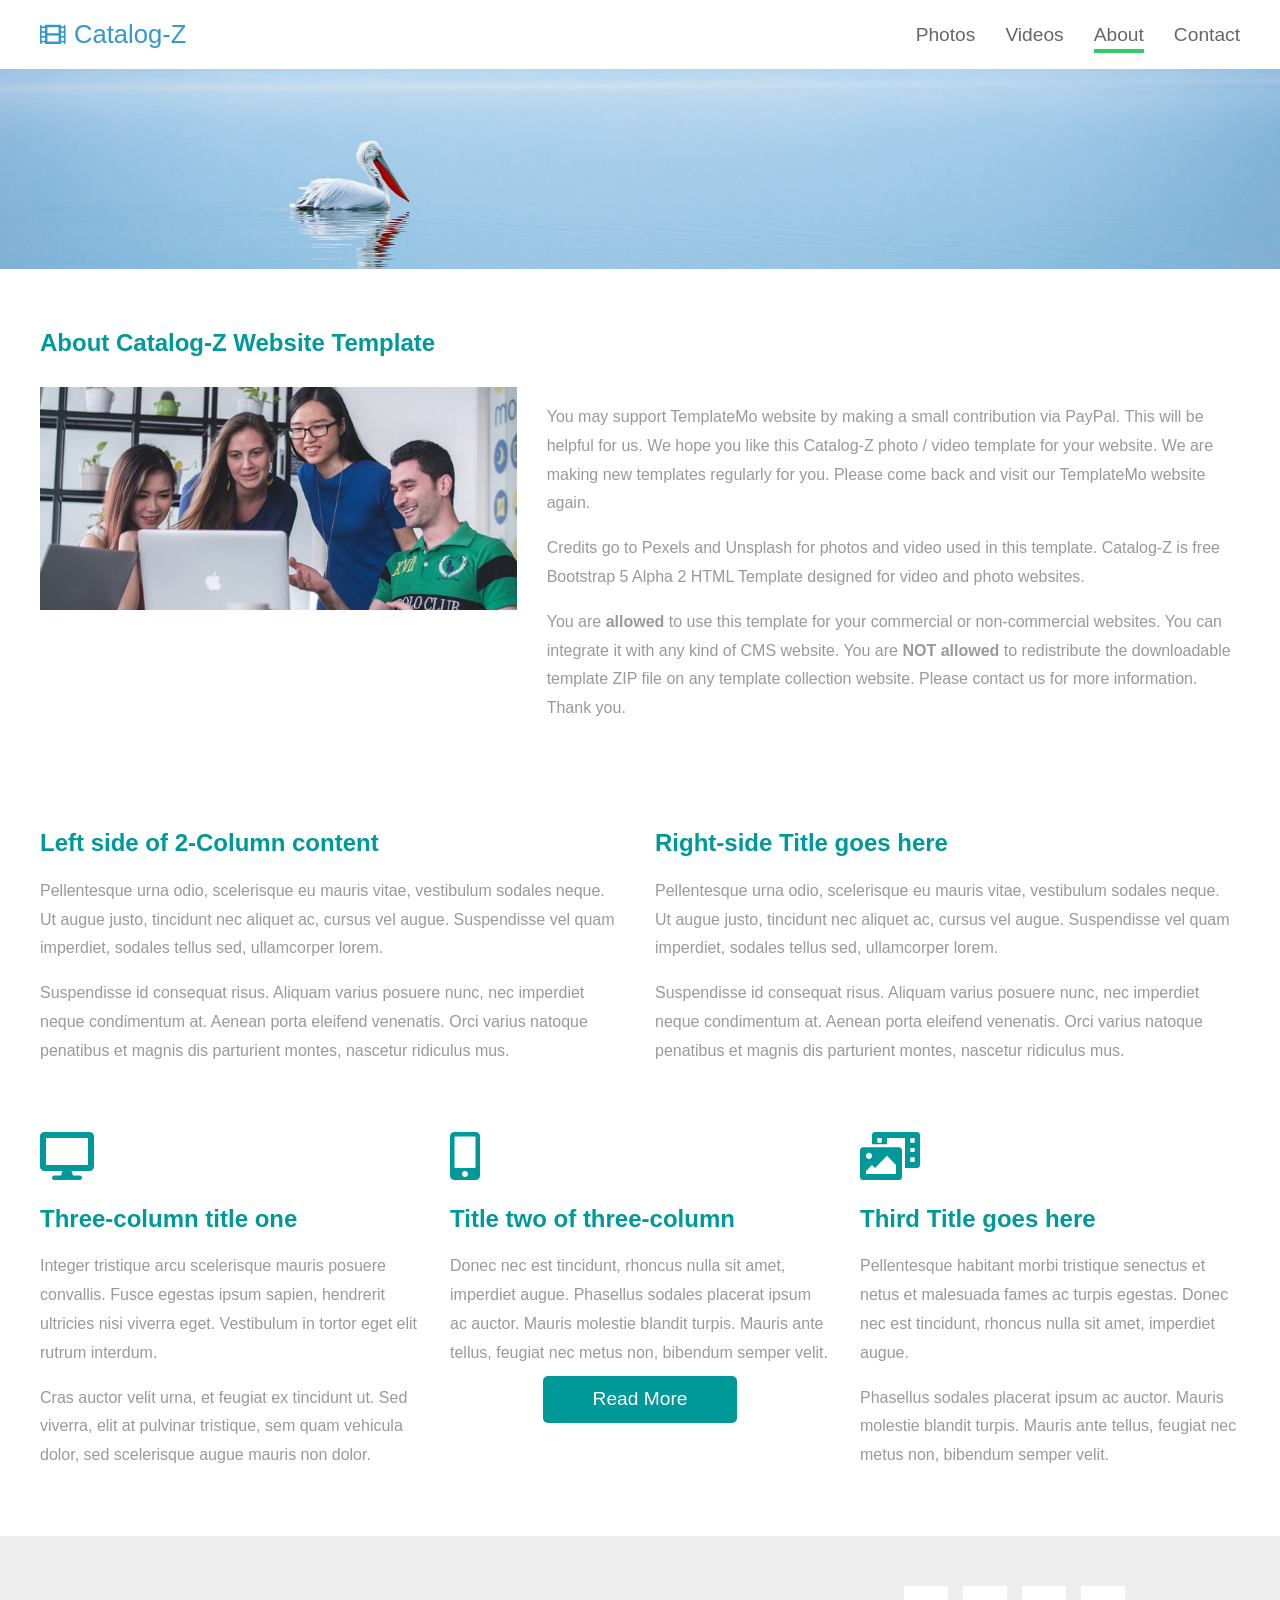
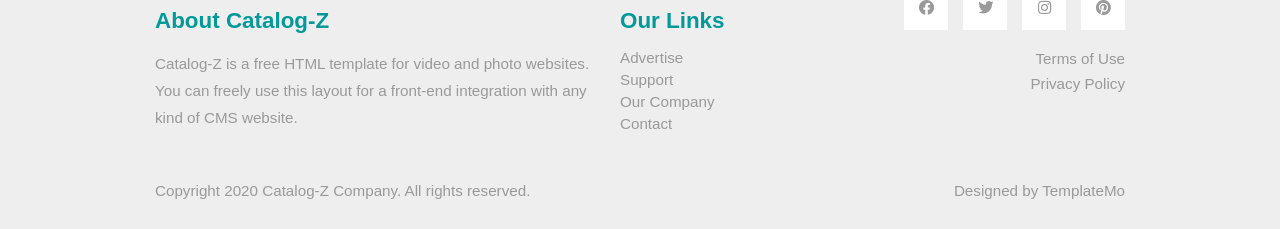
<file: task_02_html_css_flexbox/about.html>
<!DOCTYPE html>
<html lang="en">
<head>
    <meta charset="UTF-8">
    <meta name="viewport" content="width=device-width, initial-scale=1.0">
    <title>Catalog-Z About page</title>
    <link rel="stylesheet" href="css/style.css">
    <link rel="stylesheet" href="fontawesome/css/all.min.css">
</head>
<body>

    <nav class="navbar">
        <a class="navbar-brand" href="photos.html">
            <i class="fas fa-film"></i> Catalog-Z
        </a>
        <ul class="nav-menu">
            <li><a class="nav-link nav-link-1" href="index.html">Photos</a></li>
            <li><a class="nav-link nav-link-2" href="videos.html">Videos</a></li>
            <li><a class="nav-link nav-link-3 active" href="about.html">About</a></li>
            <li><a class="nav-link nav-link-4" href="contact.html">Contact</a></li>
        </ul>
    </nav>

    <div class="tm-hero" style="background-image:url('assets/img/hero.jpg');"></div>

    <div class="tm-container">
        <div class="tm-page-title-row">
            <h2 class="tm-text-primary">About Catalog-Z Website Template</h2>
        </div>

        <div class="tm-about-intro">
            <div class="tm-about-intro-img">
                <img src="assets/img/about.jpg" alt="Image">
            </div>
            <div class="tm-about-intro-text">
                <p>
                    You may support TemplateMo website by making <a href="https://paypal.me/templatemo" target="_parent" rel="sponsored">a small contribution</a> via PayPal. This will be helpful for us. We hope you like this Catalog-Z photo / video template for your website. We are making new templates regularly for you. Please come back and visit our <a rel="sponsored" href="https://templatemo.com" target="_parent">TemplateMo website</a> again.
                </p>
                <p>
                    Credits go to Pexels and Unsplash for photos and video used in this template. Catalog-Z is free <a rel="sponsored" href="https://v5.getbootstrap.com/">Bootstrap 5</a> Alpha 2 HTML Template designed for video and photo websites.
                </p>
                <p>
                    You are <b>allowed</b> to use this template for your commercial or non-commercial websites. You can integrate it with any kind of CMS website. You are <b>NOT allowed</b> to redistribute the downloadable template ZIP file on any template collection website. Please <a rel="nofollow" href="https://templatemo.com/contact" target="_parent">contact us</a> for more information. Thank you.
                </p>
            </div>
        </div>

        <div class="tm-about-2col">
            <div class="tm-about-2col-item">
                <h2 class="tm-text-primary">Left side of 2-Column content</h2>
                <p>Pellentesque urna odio, scelerisque eu mauris vitae, vestibulum sodales neque. Ut augue justo, tincidunt nec aliquet ac, cursus vel augue. Suspendisse vel quam imperdiet, sodales tellus sed, ullamcorper lorem.</p>
                <p>Suspendisse id consequat risus. Aliquam varius posuere nunc, nec imperdiet neque condimentum at. Aenean porta eleifend venenatis. Orci varius natoque penatibus et magnis dis parturient montes, nascetur ridiculus mus.</p>
            </div>
            <div class="tm-about-2col-item">
                <h2 class="tm-text-primary">Right-side Title goes here</h2>
                <p>Pellentesque urna odio, scelerisque eu mauris vitae, vestibulum sodales neque. Ut augue justo, tincidunt nec aliquet ac, cursus vel augue. Suspendisse vel quam imperdiet, sodales tellus sed, ullamcorper lorem.</p>
                <p>Suspendisse id consequat risus. Aliquam varius posuere nunc, nec imperdiet neque condimentum at. Aenean porta eleifend venenatis. Orci varius natoque penatibus et magnis dis parturient montes, nascetur ridiculus mus.</p>
            </div>
        </div>

        <div class="tm-about-3col">
            <div class="tm-about-3col-item">
                <div class="tm-about-icon"><i class="fas fa-desktop fa-3x tm-text-primary"></i></div>
                <h2 class="tm-text-primary">Three-column title one</h2>
                <p>Integer tristique arcu scelerisque mauris posuere convallis. Fusce egestas ipsum sapien, hendrerit ultricies nisi viverra eget. Vestibulum in tortor eget elit rutrum interdum.</p>
                <p>Cras auctor velit urna, et feugiat ex tincidunt ut. Sed viverra, elit at pulvinar tristique, sem quam vehicula dolor, sed scelerisque augue mauris non dolor.</p>
            </div>
            <div class="tm-about-3col-item">
                <div class="tm-about-icon"><i class="fas fa-mobile-alt fa-3x tm-text-primary"></i></div>
                <h2 class="tm-text-primary">Title two of three-column</h2>
                <p>Donec nec est tincidunt, rhoncus nulla sit amet, imperdiet augue. Phasellus sodales placerat ipsum ac auctor. Mauris molestie blandit turpis. Mauris ante tellus, feugiat nec metus non, bibendum semper velit.</p>
                <div class="tm-about-btn-wrap">
                    <a href="#" class="tm-btn">Read More</a>
                </div>
            </div>
            <div class="tm-about-3col-item">
                <div class="tm-about-icon"><i class="fas fa-photo-video fa-3x tm-text-primary"></i></div>
                <h2 class="tm-text-primary">Third Title goes here</h2>
                <p>Pellentesque habitant morbi tristique senectus et netus et malesuada fames ac turpis egestas. Donec nec est tincidunt, rhoncus nulla sit amet, imperdiet augue.</p>
                <p>Phasellus sodales placerat ipsum ac auctor. Mauris molestie blandit turpis. Mauris ante tellus, feugiat nec metus non, bibendum semper velit.</p>
            </div>
        </div>
    </div>

    <footer class="tm-footer">
        <div class="tm-footer-inner">
            <div class="tm-footer-row">
                <div class="tm-footer-col tm-footer-col-about">
                    <h3 class="tm-text-primary">About Catalog-Z</h3>
                    <p>Catalog-Z is a free HTML template for video and photo websites.
                    You can freely use this layout for a front-end integration with
                    any kind of CMS website.</p>
                </div>
                <div class="tm-footer-col">
                    <h3 class="tm-text-primary">Our Links</h3>
                    <ul class="tm-footer-links">
                        <li><a href="#">Advertise</a></li>
                        <li><a href="#">Support</a></li>
                        <li><a href="#">Our Company</a></li>
                        <li><a href="#">Contact</a></li>
                    </ul>
                </div>
                <div class="tm-footer-col tm-footer-col-social">
                    <ul class="tm-social-links">
                        <li><a href="https://facebook.com"><i class="fab fa-facebook"></i></a></li>
                        <li><a href="https://twitter.com"><i class="fab fa-twitter"></i></a></li>
                        <li><a href="https://instagram.com"><i class="fab fa-instagram"></i></a></li>
                        <li><a href="https://pinterest.com"><i class="fab fa-pinterest"></i></a></li>
                    </ul>
                    <a href="#" class="tm-text-gray tm-footer-terms">Terms of Use</a>
                    <a href="#" class="tm-text-gray tm-footer-terms">Privacy Policy</a>
                </div>
            </div>
            <div class="tm-footer-row tm-footer-bottom">
                <div class="tm-footer-copy">Copyright 2020 Catalog-Z Company. All rights reserved.</div>
                <div class="tm-footer-credit">Designed by <a href="#" class="tm-text-gray">TemplateMo</a></div>
            </div>
        </div>
    </footer>

</body>
</html>
</file>
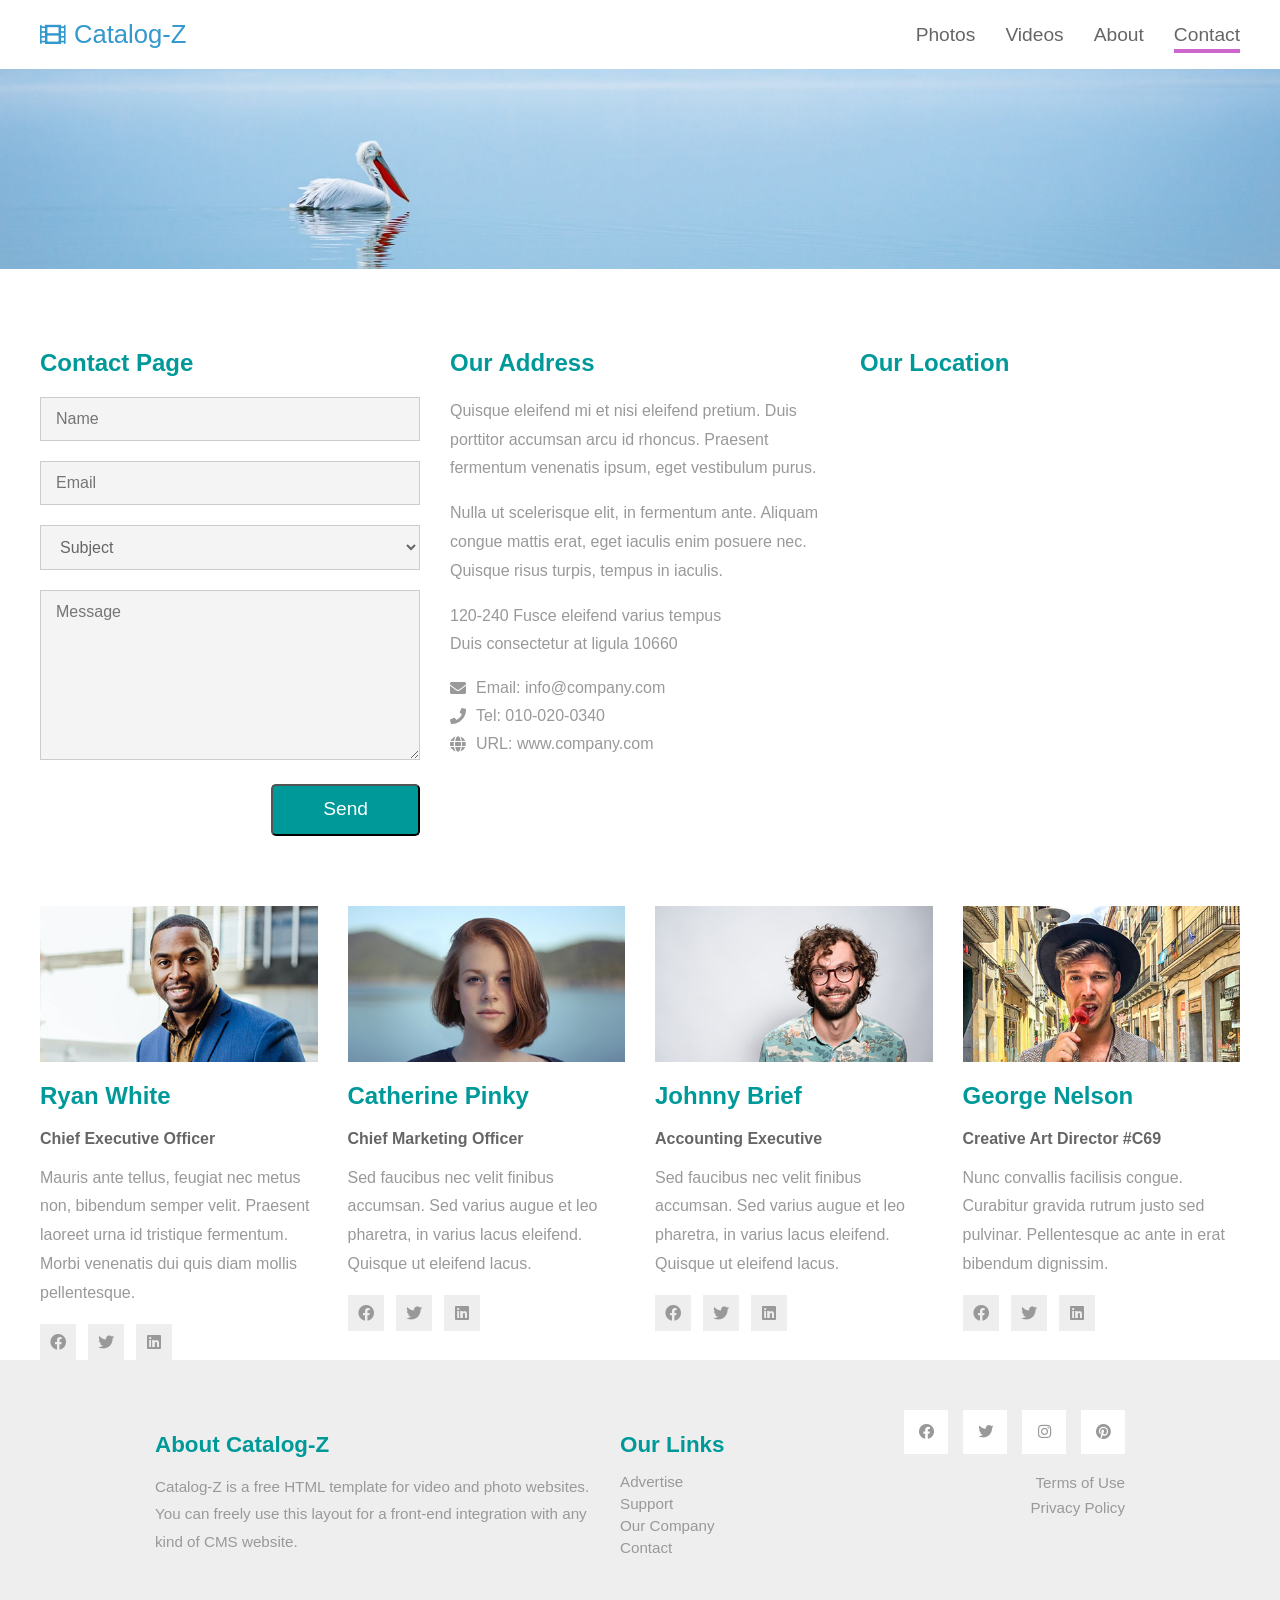
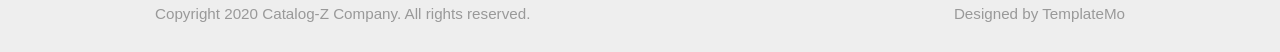
<file: task_02_html_css_flexbox/contact.html>
<!DOCTYPE html>
<html lang="en">
<head>
    <meta charset="UTF-8">
    <meta name="viewport" content="width=device-width, initial-scale=1.0">
    <title>Catalog-Z Contact page</title>
    <link rel="stylesheet" href="css/style.css">
    <link rel="stylesheet" href="fontawesome/css/all.min.css">
</head>
<body>

    <nav class="navbar">
        <a class="navbar-brand" href="photos.html">
            <i class="fas fa-film"></i> Catalog-Z
        </a>
        <ul class="nav-menu">
            <li><a class="nav-link nav-link-1" href="index.html">Photos</a></li>
            <li><a class="nav-link nav-link-2" href="videos.html">Videos</a></li>
            <li><a class="nav-link nav-link-3" href="about.html">About</a></li>
            <li><a class="nav-link nav-link-4 active" href="contact.html">Contact</a></li>
        </ul>
    </nav>

    <div class="tm-hero" style="background-image:url('assets/img/hero.jpg');"></div>

    <div class="tm-container">
        <div class="tm-contact-row">
            <div class="tm-contact-col">
                <h2 class="tm-text-primary">Contact Page</h2>
                <form id="contact-form" action="" method="POST" class="tm-contact-form">
                    <div class="form-group">
                        <input type="text" name="name" class="form-control" placeholder="Name" required>
                    </div>
                    <div class="form-group">
                        <input type="email" name="email" class="form-control" placeholder="Email" required>
                    </div>
                    <div class="form-group">
                        <select class="form-control" id="contact-select" name="inquiry">
                            <option value="-">Subject</option>
                            <option value="sales">Sales &amp; Marketing</option>
                            <option value="creative">Creative Design</option>
                            <option value="uiux">UI / UX</option>
                        </select>
                    </div>
                    <div class="form-group">
                        <textarea rows="8" name="message" class="form-control" placeholder="Message" required></textarea>
                    </div>
                    <div class="form-group tm-text-right">
                        <button type="submit" class="tm-btn">Send</button>
                    </div>
                </form>
            </div>

            <div class="tm-contact-col">
                <h2 class="tm-text-primary">Our Address</h2>
                <p>Quisque eleifend mi et nisi eleifend pretium. Duis porttitor accumsan arcu id rhoncus. Praesent fermentum venenatis ipsum, eget vestibulum purus.</p>
                <p>Nulla ut scelerisque elit, in fermentum ante. Aliquam congue mattis erat, eget iaculis enim posuere nec. Quisque risus turpis, tempus in iaculis.</p>
                <address class="tm-text-gray">
                    120-240 Fusce eleifend varius tempus<br>
                    Duis consectetur at ligula 10660
                </address>
                <ul class="tm-contacts">
                    <li><a href="#" class="tm-text-gray"><i class="fas fa-envelope"></i> Email: info@company.com</a></li>
                    <li><a href="#" class="tm-text-gray"><i class="fas fa-phone"></i> Tel: 010-020-0340</a></li>
                    <li><a href="#" class="tm-text-gray"><i class="fas fa-globe"></i> URL: www.company.com</a></li>
                </ul>
            </div>

            <div class="tm-contact-col">
                <h2 class="tm-text-primary">Our Location</h2>
                <div class="mapouter">
                    <div class="gmap-canvas">
                        <iframe width="100%" height="420" id="gmap-canvas"
                            src="https://maps.google.com/maps?q=Av.+L%C3%BAcio+Costa,+Rio+de+Janeiro+-+RJ,+Brazil&t=&z=13&ie=UTF8&iwloc=&output=embed"
                            frameborder="0" scrolling="no" marginheight="0" marginwidth="0"></iframe>
                    </div>
                </div>
            </div>
        </div>

        <div class="tm-people-row">
            <div class="tm-person">
                <img src="assets/img/people-1.jpg" alt="Image">
                <h2 class="tm-text-primary">Ryan White</h2>
                <h3 class="tm-text-secondary">Chief Executive Officer</h3>
                <p>Mauris ante tellus, feugiat nec metus non, bibendum semper velit. Praesent laoreet urna id tristique fermentum. Morbi venenatis dui quis diam mollis pellentesque.</p>
                <ul class="tm-social">
                    <li><a href="https://facebook.com"><i class="fab fa-facebook"></i></a></li>
                    <li><a href="https://twitter.com"><i class="fab fa-twitter"></i></a></li>
                    <li><a href="https://linkedin.com"><i class="fab fa-linkedin"></i></a></li>
                </ul>
            </div>
            <div class="tm-person">
                <img src="assets/img/people-2.jpg" alt="Image">
                <h2 class="tm-text-primary">Catherine Pinky</h2>
                <h3 class="tm-text-secondary">Chief Marketing Officer</h3>
                <p>Sed faucibus nec velit finibus accumsan. Sed varius augue et leo pharetra, in varius lacus eleifend. Quisque ut eleifend lacus.</p>
                <ul class="tm-social">
                    <li><a href="https://facebook.com"><i class="fab fa-facebook"></i></a></li>
                    <li><a href="https://twitter.com"><i class="fab fa-twitter"></i></a></li>
                    <li><a href="https://linkedin.com"><i class="fab fa-linkedin"></i></a></li>
                </ul>
            </div>
            <div class="tm-person">
                <img src="assets/img/people-3.jpg" alt="Image">
                <h2 class="tm-text-primary">Johnny Brief</h2>
                <h3 class="tm-text-secondary">Accounting Executive</h3>
                <p>Sed faucibus nec velit finibus accumsan. Sed varius augue et leo pharetra, in varius lacus eleifend. Quisque ut eleifend lacus.</p>
                <ul class="tm-social">
                    <li><a href="https://facebook.com"><i class="fab fa-facebook"></i></a></li>
                    <li><a href="https://twitter.com"><i class="fab fa-twitter"></i></a></li>
                    <li><a href="https://linkedin.com"><i class="fab fa-linkedin"></i></a></li>
                </ul>
            </div>
            <div class="tm-person">
                <img src="assets/img/people-4.jpg" alt="Image">
                <h2 class="tm-text-primary">George Nelson</h2>
                <h3 class="tm-text-secondary">Creative Art Director #C69</h3>
                <p>Nunc convallis facilisis congue. Curabitur gravida rutrum justo sed pulvinar. Pellentesque ac ante in erat bibendum dignissim.</p>
                <ul class="tm-social">
                    <li><a href="https://facebook.com"><i class="fab fa-facebook"></i></a></li>
                    <li><a href="https://twitter.com"><i class="fab fa-twitter"></i></a></li>
                    <li><a href="https://linkedin.com"><i class="fab fa-linkedin"></i></a></li>
                </ul>
            </div>
        </div>
    </div>

    <footer class="tm-footer">
        <div class="tm-footer-inner">
            <div class="tm-footer-row">
                <div class="tm-footer-col tm-footer-col-about">
                    <h3 class="tm-text-primary">About Catalog-Z</h3>
                    <p>Catalog-Z is a free HTML template for video and photo websites.
                    You can freely use this layout for a front-end integration with
                    any kind of CMS website.</p>
                </div>
                <div class="tm-footer-col">
                    <h3 class="tm-text-primary">Our Links</h3>
                    <ul class="tm-footer-links">
                        <li><a href="#">Advertise</a></li>
                        <li><a href="#">Support</a></li>
                        <li><a href="#">Our Company</a></li>
                        <li><a href="#">Contact</a></li>
                    </ul>
                </div>
                <div class="tm-footer-col tm-footer-col-social">
                    <ul class="tm-social-links">
                        <li><a href="https://facebook.com"><i class="fab fa-facebook"></i></a></li>
                        <li><a href="https://twitter.com"><i class="fab fa-twitter"></i></a></li>
                        <li><a href="https://instagram.com"><i class="fab fa-instagram"></i></a></li>
                        <li><a href="https://pinterest.com"><i class="fab fa-pinterest"></i></a></li>
                    </ul>
                    <a href="#" class="tm-text-gray tm-footer-terms">Terms of Use</a>
                    <a href="#" class="tm-text-gray tm-footer-terms">Privacy Policy</a>
                </div>
            </div>
            <div class="tm-footer-row tm-footer-bottom">
                <div class="tm-footer-copy">Copyright 2020 Catalog-Z Company. All rights reserved.</div>
                <div class="tm-footer-credit">Designed by <a href="#" class="tm-text-gray">TemplateMo</a></div>
            </div>
        </div>
    </footer>

</body>
</html>
</file>
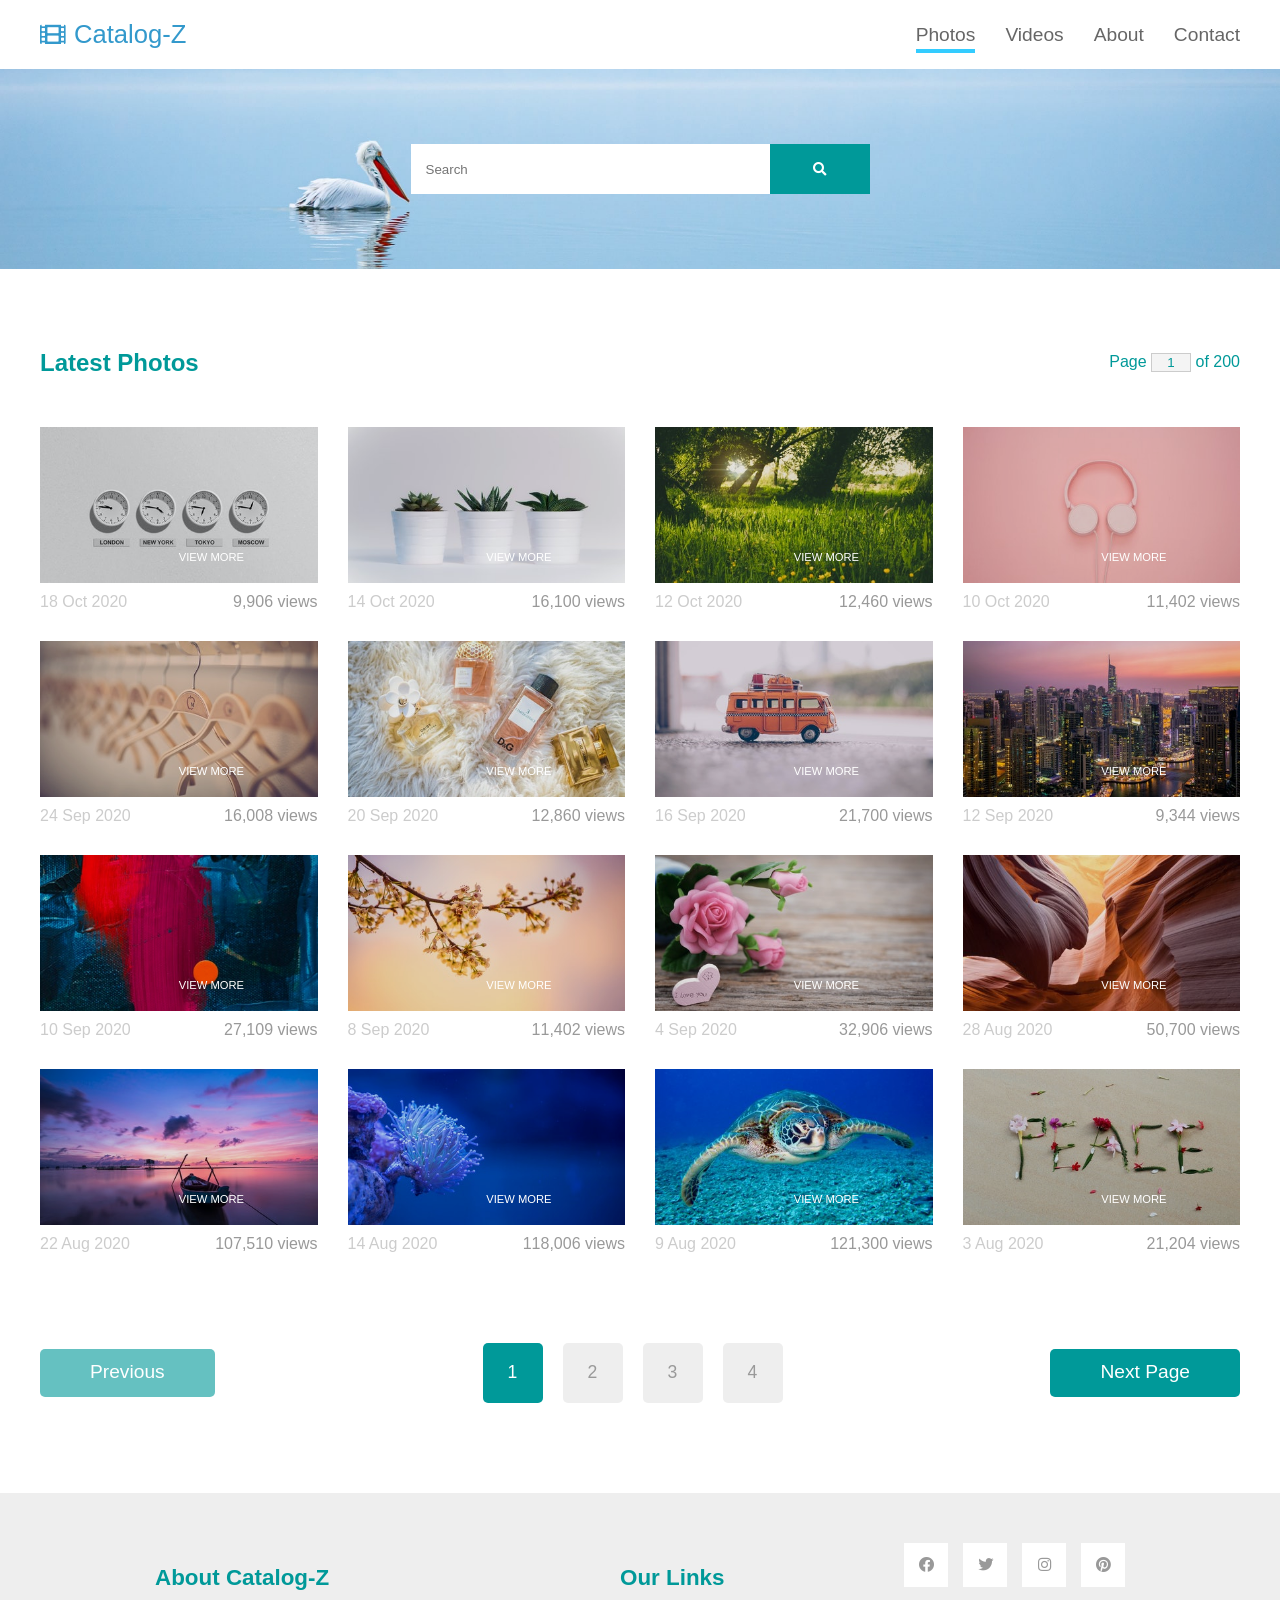
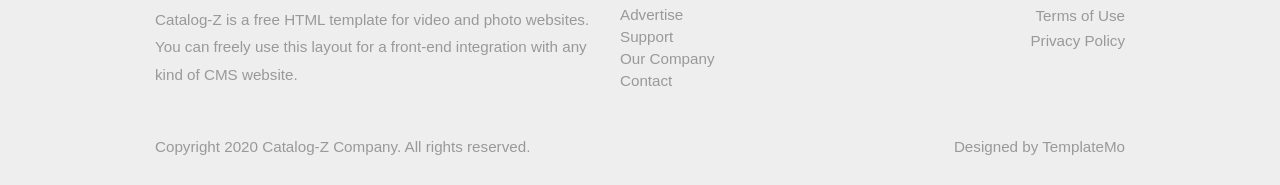
<file: task_02_html_css_flexbox/photos.html>
<!DOCTYPE html>
<html lang="en">
<head>
    <meta charset="UTF-8">
    <meta name="viewport" content="width=device-width, initial-scale=1.0">
    <title>Catalog-Z</title>
    <link rel="stylesheet" href="css/style.css">
    <link rel="stylesheet" href="fontawesome/css/all.min.css">
</head>
<body>

    <nav class="navbar">
        <a class="navbar-brand" href="#">
            <i class="fas fa-film"></i> Catalog-Z
        </a>
        <ul class="nav-menu">
            <li><a class="nav-link nav-link-1 active" href="photos.html">Photos</a></li>
            <li><a class="nav-link nav-link-2" href="videos.html">Videos</a></li>
            <li><a class="nav-link nav-link-3" href="about.html">About</a></li>
            <li><a class="nav-link nav-link-4" href="contact.html">Contact</a></li>
        </ul>
    </nav>

    <div class="tm-hero" style="background-image:url('assets/img/hero.jpg');">
        <form class="tm-search-form">
            <input class="tm-search-input" type="search" placeholder="Search" aria-label="Search">
            <button class="tm-search-btn" type="submit"><i class="fas fa-search"></i></button>
        </form>
    </div>

    <div class="tm-container">
        <div class="tm-page-header">
            <h2 class="tm-text-primary">Latest Photos</h2>
            <form class="tm-page-form">
                Page <input type="text" value="1" class="tm-input-paging"> of 200
            </form>
        </div>

        <div class="tm-gallery">
            <div class="tm-gallery-item">
                <figure class="effect-ming">
                    <img src="assets/img/img-03.jpg" alt="Image">
                    <figcaption>
                        <h2>Clocks</h2>
                        <a href="photo-detail.html">View more</a>
                    </figcaption>
                </figure>
                <div class="tm-meta">
                    <span class="tm-text-gray-light">18 Oct 2020</span>
                    <span>9,906 views</span>
                </div>
            </div>

            <div class="tm-gallery-item">
                <figure class="effect-ming">
                    <img src="assets/img/img-04.jpg" alt="Image">
                    <figcaption>
                        <h2>Plants</h2>
                        <a href="photo-detail.html">View more</a>
                    </figcaption>
                </figure>
                <div class="tm-meta">
                    <span class="tm-text-gray-light">14 Oct 2020</span>
                    <span>16,100 views</span>
                </div>
            </div>

            <div class="tm-gallery-item">
                <figure class="effect-ming">
                    <img src="assets/img/img-05.jpg" alt="Image">
                    <figcaption>
                        <h2>Morning</h2>
                        <a href="photo-detail.html">View more</a>
                    </figcaption>
                </figure>
                <div class="tm-meta">
                    <span class="tm-text-gray-light">12 Oct 2020</span>
                    <span>12,460 views</span>
                </div>
            </div>

            <div class="tm-gallery-item">
                <figure class="effect-ming">
                    <img src="assets/img/img-06.jpg" alt="Image">
                    <figcaption>
                        <h2>Pinky</h2>
                        <a href="photo-detail.html">View more</a>
                    </figcaption>
                </figure>
                <div class="tm-meta">
                    <span class="tm-text-gray-light">10 Oct 2020</span>
                    <span>11,402 views</span>
                </div>
            </div>

            <div class="tm-gallery-item">
                <figure class="effect-ming">
                    <img src="assets/img/img-01.jpg" alt="Image">
                    <figcaption>
                        <h2>Hangers</h2>
                        <a href="photo-detail.html">View more</a>
                    </figcaption>
                </figure>
                <div class="tm-meta">
                    <span class="tm-text-gray-light">24 Sep 2020</span>
                    <span>16,008 views</span>
                </div>
            </div>

            <div class="tm-gallery-item">
                <figure class="effect-ming">
                    <img src="assets/img/img-02.jpg" alt="Image">
                    <figcaption>
                        <h2>Perfumes</h2>
                        <a href="photo-detail.html">View more</a>
                    </figcaption>
                </figure>
                <div class="tm-meta">
                    <span class="tm-text-gray-light">20 Sep 2020</span>
                    <span>12,860 views</span>
                </div>
            </div>

            <div class="tm-gallery-item">
                <figure class="effect-ming">
                    <img src="assets/img/img-07.jpg" alt="Image">
                    <figcaption>
                        <h2>Autumn</h2>
                        <a href="photo-detail.html">View more</a>
                    </figcaption>
                </figure>
                <div class="tm-meta">
                    <span class="tm-text-gray-light">16 Sep 2020</span>
                    <span>21,700 views</span>
                </div>
            </div>

            <div class="tm-gallery-item">
                <figure class="effect-ming">
                    <img src="assets/img/img-08.jpg" alt="Image">
                    <figcaption>
                        <h2>Books</h2>
                        <a href="photo-detail.html">View more</a>
                    </figcaption>
                </figure>
                <div class="tm-meta">
                    <span class="tm-text-gray-light">12 Sep 2020</span>
                    <span>9,344 views</span>
                </div>
            </div>

            <div class="tm-gallery-item">
                <figure class="effect-ming">
                    <img src="assets/img/img-09.jpg" alt="Image">
                    <figcaption>
                        <h2>Sunset</h2>
                        <a href="photo-detail.html">View more</a>
                    </figcaption>
                </figure>
                <div class="tm-meta">
                    <span class="tm-text-gray-light">10 Sep 2020</span>
                    <span>27,109 views</span>
                </div>
            </div>

            <div class="tm-gallery-item">
                <figure class="effect-ming">
                    <img src="assets/img/img-10.jpg" alt="Image">
                    <figcaption>
                        <h2>Flowers</h2>
                        <a href="photo-detail.html">View more</a>
                    </figcaption>
                </figure>
                <div class="tm-meta">
                    <span class="tm-text-gray-light">8 Sep 2020</span>
                    <span>11,402 views</span>
                </div>
            </div>

            <div class="tm-gallery-item">
                <figure class="effect-ming">
                    <img src="assets/img/img-11.jpg" alt="Image">
                    <figcaption>
                        <h2>Rosy</h2>
                        <a href="photo-detail.html">View more</a>
                    </figcaption>
                </figure>
                <div class="tm-meta">
                    <span class="tm-text-gray-light">4 Sep 2020</span>
                    <span>32,906 views</span>
                </div>
            </div>

            <div class="tm-gallery-item">
                <figure class="effect-ming">
                    <img src="assets/img/img-12.jpg" alt="Image">
                    <figcaption>
                        <h2>Rocki</h2>
                        <a href="photo-detail.html">View more</a>
                    </figcaption>
                </figure>
                <div class="tm-meta">
                    <span class="tm-text-gray-light">28 Aug 2020</span>
                    <span>50,700 views</span>
                </div>
            </div>

            <div class="tm-gallery-item">
                <figure class="effect-ming">
                    <img src="assets/img/img-13.jpg" alt="Image">
                    <figcaption>
                        <h2>Purple</h2>
                        <a href="photo-detail.html">View more</a>
                    </figcaption>
                </figure>
                <div class="tm-meta">
                    <span class="tm-text-gray-light">22 Aug 2020</span>
                    <span>107,510 views</span>
                </div>
            </div>

            <div class="tm-gallery-item">
                <figure class="effect-ming">
                    <img src="assets/img/img-14.jpg" alt="Image">
                    <figcaption>
                        <h2>Sea</h2>
                        <a href="photo-detail.html">View more</a>
                    </figcaption>
                </figure>
                <div class="tm-meta">
                    <span class="tm-text-gray-light">14 Aug 2020</span>
                    <span>118,006 views</span>
                </div>
            </div>

            <div class="tm-gallery-item">
                <figure class="effect-ming">
                    <img src="assets/img/img-15.jpg" alt="Image">
                    <figcaption>
                        <h2>Turtle</h2>
                        <a href="photo-detail.html">View more</a>
                    </figcaption>
                </figure>
                <div class="tm-meta">
                    <span class="tm-text-gray-light">9 Aug 2020</span>
                    <span>121,300 views</span>
                </div>
            </div>

            <div class="tm-gallery-item">
                <figure class="effect-ming">
                    <img src="assets/img/img-16.jpg" alt="Image">
                    <figcaption>
                        <h2>Peace</h2>
                        <a href="photo-detail.html">View more</a>
                    </figcaption>
                </figure>
                <div class="tm-meta">
                    <span class="tm-text-gray-light">3 Aug 2020</span>
                    <span>21,204 views</span>
                </div>
            </div>
        </div>

        <div class="tm-paging-row">
            <a href="javascript:void(0);" class="tm-btn tm-btn-prev disabled">Previous</a>
            <div class="tm-paging">
                <a href="javascript:void(0);" class="tm-paging-link active">1</a>
                <a href="javascript:void(0);" class="tm-paging-link">2</a>
                <a href="javascript:void(0);" class="tm-paging-link">3</a>
                <a href="javascript:void(0);" class="tm-paging-link">4</a>
            </div>
            <a href="javascript:void(0);" class="tm-btn tm-btn-next">Next Page</a>
        </div>
    </div>

    <footer class="tm-footer">
        <div class="tm-footer-inner">
            <div class="tm-footer-row">
                <div class="tm-footer-col tm-footer-col-about">
                    <h3 class="tm-text-primary">About Catalog-Z</h3>
                    <p>Catalog-Z is a free HTML template for video and photo websites.
                    You can freely use this layout for a front-end integration with
                    any kind of CMS website.</p>
                </div>
                <div class="tm-footer-col">
                    <h3 class="tm-text-primary">Our Links</h3>
                    <ul class="tm-footer-links">
                        <li><a href="#">Advertise</a></li>
                        <li><a href="#">Support</a></li>
                        <li><a href="#">Our Company</a></li>
                        <li><a href="#">Contact</a></li>
                    </ul>
                </div>
                <div class="tm-footer-col tm-footer-col-social">
                    <ul class="tm-social-links">
                        <li><a href="https://facebook.com"><i class="fab fa-facebook"></i></a></li>
                        <li><a href="https://twitter.com"><i class="fab fa-twitter"></i></a></li>
                        <li><a href="https://instagram.com"><i class="fab fa-instagram"></i></a></li>
                        <li><a href="https://pinterest.com"><i class="fab fa-pinterest"></i></a></li>
                    </ul>
                    <a href="#" class="tm-text-gray tm-footer-terms">Terms of Use</a>
                    <a href="#" class="tm-text-gray tm-footer-terms">Privacy Policy</a>
                </div>
            </div>
            <div class="tm-footer-row tm-footer-bottom">
                <div class="tm-footer-copy">Copyright 2020 Catalog-Z Company. All rights reserved.</div>
                <div class="tm-footer-credit">Designed by <a href="#" class="tm-text-gray">TemplateMo</a></div>
            </div>
        </div>
    </footer>

</body>
</html>
</file>
<file: style.css>
@import url('https://fonts.googleapis.com/css2?family=Inter:wght@400;500;600;700;800&family=Poppins:wght@600;700;800&display=swap');

:root {
    --orange: #f2711c;
    --orange-light: #ff9248;
    --blue: #2b5cd9;
    --blue-dark: #1e3fa8;
    --ink: #0f172a;
    --muted: #64748b;
    --bg: #f6f8fc;
    --card-bg: #ffffff;
    --border: #e6ebf5;
}

* {
    margin: 0;
    padding: 0;
    box-sizing: border-box;
}

html {
    scroll-behavior: smooth;
}

body {
    font-family: 'Inter', sans-serif;
    background: var(--bg);
    color: var(--ink);
    line-height: 1.6;
    overflow-x: hidden;
}

/*  Banner (full width, top of screen)  */
.banner-wrapper {
    width: 100%;
    line-height: 0;
    box-shadow: 0 6px 24px rgba(15, 23, 42, 0.08);
    position: relative;
}

.banner-wrapper::after {
    content: "";
    position: absolute;
    left: 0;
    right: 0;
    bottom: 0;
    height: 4px;
    background: linear-gradient(90deg, var(--orange), var(--blue));
    background-size: 200% 100%;
    animation: shimmer 4s linear infinite;
}

.banner-img {
    width: 100%;
    display: block;
    object-fit: cover;
    animation: fadeSlideDown 0.9s ease both;
}

@keyframes shimmer {
    0% { background-position: 0% 0; }
    100% { background-position: 200% 0; }
}

@keyframes fadeSlideDown {
    from { opacity: 0; transform: translateY(-16px); }
    to { opacity: 1; transform: translateY(0); }
}

/*  Container  */
.dashboard-container {
    max-width: 900px;
    margin: 0 auto;
    padding: 2.5rem 1.5rem 3rem;
    position: relative;
}

/* soft ambient blobs behind content */
.dashboard-container::before,
.dashboard-container::after {
    content: "";
    position: fixed;
    width: 420px;
    height: 420px;
    border-radius: 50%;
    filter: blur(120px);
    opacity: 0.18;
    z-index: -1;
    animation: float 10s ease-in-out infinite;
}

.dashboard-container::before {
    background: var(--orange);
    top: -100px;
    left: -150px;
}

.dashboard-container::after {
    background: var(--blue);
    bottom: -100px;
    right: -150px;
    animation-delay: 2s;
}

@keyframes float {
    0%, 100% { transform: translate(0, 0); }
    50% { transform: translate(30px, 30px); }
}

.subtitle {
    text-align: center;
    color: var(--muted);
    margin: 1.75rem 0 2.75rem;
    font-size: 1.1rem;
    opacity: 0;
    animation: fadeUp 0.7s ease 0.3s forwards;
}

/*  Grid  */
.task-grid {
    list-style: none;
    display: grid;
    grid-template-columns: repeat(auto-fit, minmax(280px, 1fr));
    gap: 1.5rem;
}

.task-card {
    background: var(--card-bg);
    border: 1px solid var(--border);
    border-radius: 16px;
    box-shadow: 0 2px 8px rgba(15, 23, 42, 0.04);
    position: relative;
    overflow: hidden;
    opacity: 0;
    transform: translateY(24px);
    animation: fadeUp 0.6s ease forwards;
    animation-delay: calc(var(--delay) * 0.12s + 0.2s);
    transition: transform 0.35s ease, box-shadow 0.35s ease, border-color 0.35s ease;
}

/* gradient top accent bar that reveals on hover */
.task-card::before {
    content: "";
    position: absolute;
    top: 0;
    left: 0;
    right: 0;
    height: 4px;
    background: linear-gradient(90deg, var(--orange), var(--blue));
    transform: scaleX(0);
    transform-origin: left;
    transition: transform 0.4s ease;
}

.task-card:hover::before {
    transform: scaleX(1);
}

.task-card:hover {
    transform: translateY(-8px) scale(1.015);
    border-color: transparent;
    box-shadow: 0 20px 30px -12px rgba(43, 92, 217, 0.18), 0 8px 16px -8px rgba(242, 113, 28, 0.12);
}

.task-card a {
    display: block;
    padding: 1.85rem 1.75rem;
    text-decoration: none;
    color: var(--ink);
    height: 100%;
}

.badge {
    display: inline-block;
    font-family: 'Poppins', sans-serif;
    font-size: 0.72rem;
    font-weight: 700;
    letter-spacing: 0.06em;
    color: #fff;
    background: linear-gradient(120deg, var(--orange), var(--orange-light));
    padding: 0.3rem 0.7rem;
    border-radius: 999px;
    margin-bottom: 0.85rem;
}

.task-card h2 {
    font-family: 'Poppins', sans-serif;
    font-size: 1.15rem;
    font-weight: 700;
    color: var(--ink);
    margin-bottom: 0.5rem;
    transition: color 0.3s ease;
}

.task-card:hover h2 {
    color: var(--blue-dark);
}

.description {
    display: block;
    font-size: 0.9rem;
    color: var(--muted);
    font-weight: 400;
}

@keyframes fadeUp {
    from { opacity: 0; transform: translateY(24px); }
    to { opacity: 1; transform: translateY(0); }
}

.footer-note {
    text-align: center;
    margin-top: 3rem;
    font-size: 0.85rem;
    color: var(--muted);
    opacity: 0;
    animation: fadeUp 0.7s ease 0.9s forwards;
}

/* Respect reduced motion preference */
@media (prefers-reduced-motion: reduce) {
    .banner-img, .subtitle, .task-card, .footer-note, .banner-wrapper::after, .dashboard-container::before, .dashboard-container::after {
        animation: none !important;
        opacity: 1 !important;
        transform: none !important;
    }
}

@media (max-width: 480px) {
    .task-card a { padding: 1.5rem; }
    .subtitle { font-size: 1rem; }
}
</file>
<file: task_01_html_css/style.css>
:root{
  --ink: #1b1b1f;
  --gray-text: #8e8e93;
  --gray-text-soft: #555555;
  --link-blue: #4a90d9;
  --max-width: 1200px;
}

*{
  box-sizing: border-box;
}

html{
  scroll-behavior: smooth;
}

body{
  margin: 0;
  font-family: 'Poppins', -apple-system, BlinkMacSystemFont, sans-serif;
  color: var(--ink);
  background: #ffffff;
  overflow-x: hidden;
  -webkit-font-smoothing: antialiased;
  width: 100%;
}

img{
  max-width: 100%;
  display: block;
}

a{
  text-decoration: none;
  color: inherit;
}


section{
  position: relative;
  padding: 100px 40px;
  width: 100%;
}

.hero__inner,
.feature__inner{
  max-width: var(--max-width);
  margin: 0 auto;
  position: relative;
  z-index: 2;
  width: 100%;
}


.hero {
  background: linear-gradient(180deg, #f7f7f9 0%, #ffffff 100%);
  padding-top: 120px;
  padding-bottom: 80px;
}

.feature--channels {
  background-image: url("data:image/svg+xml,%3Csvg xmlns='http://www.w3.org/2000/svg' viewBox='0 0 1440 320'%3E%3Cpath fill='%23f4f5f7' fill-opacity='0.7' d='M0,160 C320,280 640,300 960,200 C1140,150 1290,90 1440,130 L1440,320 L0,320 Z'%3E%3C/path%3E%3C/svg%3E");
  background-size: cover;
  background-repeat: no-repeat;
  background-position: top center;
  padding-top: 140px;
  padding-bottom: 140px;
}

.feature--messages {
  background-image: url("data:image/svg+xml,%3Csvg xmlns='http://www.w3.org/2000/svg' viewBox='0 0 1440 320'%3E%3Cpath fill='%23f4f5f7' fill-opacity='0.7' d='M0,130 C150,90 300,150 480,200 C800,300 1120,280 1440,160 L1440,0 L0,0 Z'%3E%3C/path%3E%3C/svg%3E");
  background-size: cover;
  background-repeat: no-repeat;
  background-position: bottom center;
  padding-top: 100px;
  padding-bottom: 160px;
}

.feature--future {
  background-image: url("data:image/svg+xml,%3Csvg xmlns='http://www.w3.org/2000/svg' viewBox='0 0 1440 320'%3E%3Cpath fill='%23f7f7f9' fill-opacity='1' d='M0,100 C360,180 720,40 1080,100 C1260,130 1350,190 1440,220 L1440,320 L0,320 Z'%3E%3C/path%3E%3C/svg%3E");
  background-size: cover;
  background-repeat: no-repeat;
  background-position: top center;
  margin-top: -160px;
  padding-top: 240px;
  padding-bottom: 80px;
}


.hero__inner{
  display: flex;
  align-items: center;
  justify-content: space-between;
  gap: 60px;
  flex-wrap: wrap;
}

.hero__copy{
  flex: 1 1 420px;
  max-width: 620px;
  display: flex;
  flex-direction: column;
  align-items: center;
  text-align: center;
}

.hero__logo{
  width: 280px;
  margin-bottom: 28px;
  margin-left: auto;
  margin-right: auto;
}

.tagline{
  font-weight: 800;
  font-size: clamp(22px, 2.4vw, 34px);
  letter-spacing: 1.5px;
  line-height: 1.3;
  margin: 0 0 14px;
  color: var(--ink);
  text-transform: uppercase;
  white-space: nowrap;
}

.subtagline{
  font-size: 19px;
  color: var(--gray-text);
  margin: 0 0 40px;
  font-weight: 400;
}

.store-badges{
  display: flex;
  gap: 18px;
  flex-wrap: wrap;
  justify-content: center;
}

.store-badges--center{
  justify-content: center;
  width: 100%;
}

.badge-link img{
  height: 56px;
  width: auto;
  transition: transform 0.2s ease;
}

.badge-link img:hover {
  transform: scale(1.03);
}

.hero__art{
  flex: 1 1 420px;
  display: flex;
  justify-content: flex-end;
}

.hero__art img{
  width: 100%;
  max-width: 620px;
}


.feature__inner{
  display: flex;
  align-items: center;
  justify-content: space-between;
  gap: 80px;
  flex-wrap: wrap;
}

.feature--channels .feature__copy {
  align-items: center;
  text-align: center;
}

.feature--messages .feature__inner {
  flex-direction: row-reverse;
}

.feature--messages .feature__copy {
  align-items: center;
  text-align: center;
}

.feature--future .feature__copy {
  align-items: center;
  text-align: center;
}

.feature__art{
  flex: 1 1 380px;
  display: flex;
  justify-content: center;
}

.feature__art img{
  width: 100%;
  max-width: 540px;
}

.feature__copy{
  flex: 1 1 380px;
  max-width: 520px;
  display: flex;
  flex-direction: column;
  align-items: center;
  text-align: center;
}

.feature__title{
  font-weight: 800;
  font-size: 30px;
  letter-spacing: 2px;
  margin: 0 0 18px;
  color: var(--ink);
  text-transform: uppercase;
  white-space: nowrap;
}

.feature__text{
  font-size: 18px;
  line-height: 1.75;
  color: var(--gray-text-soft);
  margin: 0;
}


.vectors-strip {
  max-width: 360px;
  height: auto;
  margin-bottom: 24px;
  margin-left: auto;
  margin-right: auto;
  display: block;
}


.footer{
  text-align: center;
  padding: 70px 24px;
  background: #f7f7f9;
}

.footer__cta{
  font-size: 19px;
  color: var(--ink);
  margin: 0 0 24px;
  font-weight: 600;
}

.footer__contact{
  margin: 36px 0 0;
  font-size: 15px;
  color: var(--gray-text);
}

.footer__contact-link{
  color: var(--link-blue);
  font-weight: 600;
}

.footer__brand{
  margin-top: 44px;
  display: flex;
  justify-content: center;
}

.footer__brand img{
  height: 42px;
  width: auto;
}


@media (max-width: 991px){
  section {
    padding: 60px 24px;
  }
  .hero__inner {
    flex-direction: column;
    text-align: center;
    gap: 40px;
  }
  .hero__copy {
    align-items: center;
    text-align: center;
  }
  .hero__logo{
    width: 220px;
  }
  .feature--future {
    margin-top: 0;
    padding-top: 60px;
  }
  .feature__inner,
  .feature--messages .feature__inner {
    flex-direction: column-reverse;
    text-align: center;
    gap: 40px;
  }
  .feature__copy,
  .feature--channels .feature__copy,
  .feature--messages .feature__copy,
  .feature--future .feature__copy {
    align-items: center;
    text-align: center;
  }
}

@media (max-width: 480px){
  .tagline{
    font-size: 16px;
    letter-spacing: 1px;
  }
  .feature__title{
    font-size: 20px;
    white-space: normal;
  }
}
</file>
<file: task_02_html_css_flexbox/css/style.css>
* { box-sizing: border-box; }
body {
    margin: 0;
    font-family: Arial, Helvetica, sans-serif;
    color: #999;
}
p { line-height: 1.8; }
a { text-decoration: none; color: inherit; transition: all .3s ease; }
a:hover { color: #009999; }
img { max-width: 100%; display: block; }

.tm-text-primary { color: #009999; }
.tm-text-gray { color: #999; }
.tm-text-gray-light { color: #ccc; }

/* Navbar */
.navbar {
    display: flex;
    justify-content: space-between;
    align-items: center;
    flex-wrap: wrap;
    padding: 20px 40px;
}
.navbar-brand {
    color: #3399cc;
    font-size: 1.6rem;
    display: flex;
    align-items: center;
    gap: 8px;
}
.nav-menu {
    display: flex;
    list-style: none;
    margin: 0;
    padding: 0;
    gap: 30px;
    flex-wrap: wrap;
}
.nav-link {
    color: #666;
    font-size: 1.2rem;
    border-bottom: 4px solid transparent;
    padding-bottom: 4px;
}
.nav-link-1.active, .nav-link-1:hover { border-color: #33ccff; }
.nav-link-2.active, .nav-link-2:hover { border-color: #ff6666; }
.nav-link-3.active, .nav-link-3:hover { border-color: #33cc66; }
.nav-link-4.active, .nav-link-4:hover { border-color: #cc66cc; }

/* Hero */
.tm-hero {
    min-height: 200px;
    background-size: cover;
    background-position: center;
    display: flex;
    justify-content: center;
    align-items: center;
}
.tm-search-form { display: flex; }
.tm-search-input {
    width: 360px;
    max-width: 80vw;
    padding: 12px 15px;
    color: #009999;
    border: none;
}
.tm-search-btn {
    color: #fff;
    background-color: #009999;
    border: none;
    width: 100px;
    height: 50px;
    margin-left: -1px;
    cursor: pointer;
}

/* Content container */
.tm-container {
    max-width: 1770px;
    margin: 60px auto 0;
    padding: 0 40px;
}
.tm-page-header {
    display: flex;
    justify-content: space-between;
    align-items: center;
    flex-wrap: wrap;
    margin-bottom: 30px;
}
.tm-page-form { color: #009999; }
.tm-input-paging {
    width: 40px;
    border: 1px solid #ccc;
    background: #f4f4f4;
    text-align: center;
    color: #009999;
}

/* Gallery — flexbox grid */
.tm-gallery {
    display: flex;
    flex-wrap: wrap;
    gap: 30px;
    margin-bottom: 90px;
}
.tm-gallery-item {
    flex: 0 0 calc(25% - 22.5px); /* 4 per row on desktop */
}
.tm-meta {
    display: flex;
    justify-content: space-between;
    margin-top: 10px;
    color: #999;
}

/* Ming hover effect (unchanged from original) */
figure.effect-ming {
    position: relative;
    margin: 0;
    background: #030c17;
    overflow: hidden;
}
figure.effect-ming img { opacity: .9; transition: opacity .35s; }
figure.effect-ming figcaption {
    position: absolute;
    top: 0; left: 0;
    width: 100%; height: 100%;
    display: flex;
    align-items: center;
    justify-content: center;
    text-align: center;
    color: #fff;
    text-transform: uppercase;
}
figure.effect-ming figcaption::before {
    content: '';
    position: absolute;
    top: 30px; right: 30px; bottom: 30px; left: 30px;
    border: 2px solid #fff;
    box-shadow: 0 0 0 30px rgba(255,255,255,.2);
    opacity: 0;
    transform: scale3d(1.4,1.4,1);
    transition: opacity .35s, transform .35s;
}
figure.effect-ming h2 {
    font-size: 1.3em;
    opacity: 0;
    transform: scale(1.5);
    transition: opacity .35s, transform .35s;
    margin: 0;
}
figure.effect-ming a {
    position: absolute;
    bottom: 20px;
    font-size: 0.7em;
    text-indent: -9999px;
    white-space: nowrap;
}
figure.effect-ming a::after {
    content: 'View more';
    text-indent: 0;
    position: absolute;
    left: 0;
}
figure.effect-ming:hover figcaption::before,
figure.effect-ming:hover h2 { opacity: 1; transform: scale3d(1,1,1); }
figure.effect-ming:hover img { opacity: .4; }

/* Pagination */
.tm-paging-row {
    display: flex;
    justify-content: space-between;
    align-items: center;
    flex-wrap: wrap;
    gap: 10px;
    margin-bottom: 90px;
}
.tm-btn {
    background-color: #009999;
    color: #fff;
    padding: 12px 50px 14px;
    border-radius: 5px;
    font-size: 1.2rem;
}
.tm-btn:hover { background-color: #086969; color: #fff; }
.tm-btn.disabled { pointer-events: none; opacity: .6; }
.tm-paging { display: flex; }
.tm-paging-link {
    display: flex;
    justify-content: center;
    align-items: center;
    width: 60px;
    height: 60px;
    font-size: 1.1rem;
    color: #999;
    background-color: #eee;
    margin: 0 10px;
    border-radius: 5px;
}
.tm-paging-link:hover, .tm-paging-link.active {
    background-color: #009999;
    color: #fff;
}

/* Footer */
.tm-footer {
    background-color: #eee;
    color: #999;
    padding: 50px 0 30px;
    font-size: .95rem;
}
.tm-footer-inner {
    max-width: 1050px;
    margin: 0 auto;
    padding: 0 40px;
}
.tm-footer-row {
    display: flex;
    flex-wrap: wrap;
    gap: 30px;
}
.tm-footer-col { flex: 1 1 220px; }
.tm-footer-col-about { flex: 2 1 400px; }
.tm-footer-col h3 { font-size: 1.4rem; margin-bottom: 15px; }
.tm-footer-links { list-style: none; padding: 0; margin: 0; }
.tm-footer-links li { margin-bottom: 5px; }
.tm-footer-links a:hover { color: #009999; }
.tm-social-links {
    display: flex;
    justify-content: flex-end;
    list-style: none;
    padding: 0;
    margin: 0 0 20px;
    gap: 15px;
}
.tm-social-links a {
    width: 44px; height: 44px;
    display: flex;
    align-items: center;
    justify-content: center;
    background-color: #fff;
    color: #999;
}
.tm-social-links a:hover { background-color: #009999; color: #fff; }
.tm-footer-terms { display: block; text-align: right; margin-bottom: 8px; }
.tm-footer-col-social { display: flex; flex-direction: column; align-items: flex-end; }
.tm-footer-bottom {
    justify-content: space-between;
    margin-top: 20px;
    padding-top: 15px;
}

/* Responsive */
@media (max-width: 1200px) {
    .tm-gallery-item { flex: 0 0 calc(33.333% - 20px); } /* 3 per row */
}
@media (max-width: 900px) {
    .tm-gallery-item { flex: 0 0 calc(50% - 15px); } /* 2 per row */
    .navbar { padding: 15px 20px; }
}
@media (max-width: 575px) {
    .tm-gallery-item { flex: 0 0 100%; } /* 1 per row */
    .tm-container { padding: 0 15px; }
    .tm-search-input { width: 100%; }
}
/* About page */
.tm-page-title-row { margin-bottom: 30px; }
.tm-about-intro {
    display: flex;
    flex-wrap: wrap;
    gap: 30px;
    margin-bottom: 70px;
}
.tm-about-intro-img { flex: 1 1 380px; }
.tm-about-intro-text { flex: 2 1 500px; }

.tm-about-2col {
    display: flex;
    flex-wrap: wrap;
    gap: 30px;
    margin-bottom: 50px;
}
.tm-about-2col-item { flex: 1 1 320px; }

.tm-about-3col {
    display: flex;
    flex-wrap: wrap;
    gap: 30px;
    margin-bottom: 50px;
}
.tm-about-3col-item { flex: 1 1 300px; }
.tm-about-icon { margin-bottom: 25px; }
.tm-about-btn-wrap { text-align: center; margin-top: 20px; }

/* Contact page */
.tm-contact-row {
    display: flex;
    flex-wrap: wrap;
    gap: 30px;
    margin-bottom: 50px;
}
.tm-contact-col { flex: 1 1 300px; }

.tm-contact-form .form-group { margin-bottom: 20px; }
.form-control {
    width: 100%;
    padding: 12px 15px;
    border: 1px solid #ccc;
    background: #f4f4f4;
    color: #666;
    font-family: inherit;
    font-size: 1rem;
}
textarea.form-control { resize: vertical; }
.tm-text-right { text-align: right; }

address { font-style: normal; line-height: 1.8; margin-bottom: 20px; }
.tm-contacts { list-style: none; padding: 0; margin: 0; }
.tm-contacts li { margin-bottom: 10px; }
.tm-contacts a { display: flex; align-items: center; gap: 10px; }

.mapouter, .gmap-canvas { width: 100%; }
.gmap-canvas iframe { display: block; border: 0; }

.tm-people-row {
    display: flex;
    flex-wrap: wrap;
    gap: 30px;
}
.tm-person { flex: 1 1 220px; }
.tm-person img { margin-bottom: 15px; }
.tm-text-secondary { color: #666; font-size: 1rem; margin-bottom: 15px; }
.tm-social { display: flex; gap: 12px; list-style: none; padding: 0; margin: 0; }
.tm-social a {
    width: 36px; height: 36px;
    display: flex; align-items: center; justify-content: center;
    background: #eee; color: #999;
}
.tm-social a:hover { background: #009999; color: #fff; }

/* Videos page */
.tm-video-hero { position: relative; overflow: hidden; }
.tm-video-hero video {
    position: absolute;
    top: 0; left: 0;
    width: 100%; height: 100%;
    object-fit: cover;
}
.tm-video-hero .tm-search-form { position: relative; z-index: 2; }
#tm-video-control-button {
    position: absolute;
    bottom: 20px; right: 20px;
    z-index: 2;
    color: #fff;
    background: rgba(0,0,0,.5);
    width: 40px; height: 40px;
    display: flex; align-items: center; justify-content: center;
    border-radius: 50%;
    cursor: pointer;
}
</file>
<file: task_03_insta_mobileScreen_ui_clone_html_css/assets/css/style.css>
/* GLOBAL INSTAGRAM UI RESET */
* {
    margin: 0;
    padding: 0;
    box-sizing: border-box;
    font-family: -apple-system, BlinkMacSystemFont, "Segoe UI", Roboto, Helvetica, Arial, sans-serif;
    -webkit-tap-highlight-color: transparent;
}

body {
    background-color: #0b0b0b;
    color: #ffffff;
    min-height: 100vh;
    width: 100vw;
    overflow: hidden;
}

.app-container {
    width: 100%;
    height: 100vh;
    display: flex;
    justify-content: center;
    align-items: center;
}

 /* 100% HEIGHT FIXED MOBILE CANVAS  */
.screen-canvas {
    background-color: #000000;
    width: 100%;
    max-width: 420px;
    height: 100vh;
    position: relative;
    overflow: hidden;
    display: flex;
    flex-direction: column;
    border-left: 0.5px solid #262626;
    border-right: 0.5px solid #262626;
}

.screen-wrapper {
    display: none;
    flex-direction: column;
    height: 100%;
    width: 100%;
    overflow: hidden;
}

.screen-wrapper.active {
    display: flex;
}

.screen-content {
    flex: 1;
    overflow-y: auto;
    padding-bottom: 65px;
}

.screen-content::-webkit-scrollbar {
    display: none;
}

/* COMMON COMPONENT HEADERS */
.header-icon {
    width: 24px;
    height: 24px;
    cursor: pointer;
    object-fit: contain;
}

/* Home Header Rules (Three-Column Layout) */
.home-header {
    height: 55px;
    background-color: #000000;
    display: flex;
    justify-content: space-between;
    align-items: center;
    padding: 0 16px;
    border-bottom: 0.5px solid #1a1a1a;
}

.header-left-action, .header-right-action {
    flex: 1;
    display: flex;
    align-items: center;
}

.header-right-action {
    justify-content: flex-end;
}

.header-logo-center {
    flex: 2;
    display: flex;
    justify-content: center;
    align-items: center;
}

.header-logo-center .logo-img {
    height: 28px;
    object-fit: contain;
}

/* Profile Specific Header Layout Match */
.profile-header {
    height: 55px;
    background-color: #000000;
    display: flex;
    justify-content: space-between;
    align-items: center;
    padding: 0 16px;
    border-bottom: 0.5px solid #1a1a1a;
}

.profile-header-left {
    position: relative;
    display: flex;
    align-items: center;
    flex: 1;
}

.profile-header-right {
    display: flex;
    align-items: center;
    justify-content: flex-end;
    gap: 18px;
    flex: 1;
}

.header-center-username {
    display: flex;
    align-items: center;
    justify-content: center;
    gap: 6px;
    cursor: pointer;
    position: relative;
}

.username-text {
    font-size: 16px;
    font-weight: 700;
}

.dropdown-icon {
    width: 10px;
    height: 10px;
}

.notification-dot-red {
    width: 8px;
    height: 8px;
    background-color: #ff3b30;
    border-radius: 50%;
    position: absolute;
    top: 2px;
    left: 20px;
}

.inline-dot {
    position: static;
    margin-left: -2px;
    width: 6px;
    height: 6px;
}

/* STORIES COMPONENT  */
.stories-container {
    display: flex;
    gap: 12px;
    padding: 10px 14px;
    border-bottom: 0.5px solid #1c1c1c;
    overflow-x: auto;
}

.stories-container::-webkit-scrollbar {
    display: none;
}

.story-item {
    display: flex;
    flex-direction: column;
    align-items: center;
    width: 68px;
    flex-shrink: 0;
}

.story-avatar-container {
    position: relative;
    width: 64px;
    height: 64px;
    border-radius: 50%;
    display: flex;
    align-items: center;
    justify-content: center;
    margin-bottom: 4px;
}

.story-avatar-container.ring-active {
    background: linear-gradient(215deg, #f91d57 15%, #b929b3 45%, #fecd51 85%);
    padding: 2.2px;
}

.story-avatar {
    width: 100%;
    height: 100%;
    border-radius: 50%;
    border: 2px solid #000000;
    background-color: #262626;
}

.self-avatar { background-image: linear-gradient(135deg, #2c3e50, #3498db); }
.content-avatar-1 { background-image: linear-gradient(135deg, #1d2b64, #f8cdda); }
.content-avatar-2 { background-image: linear-gradient(135deg, #a8ff78, #78ffd6); }
.content-avatar-3 { background-image: linear-gradient(135deg, #f12711, #f5af19); }

.add-story-badge {
    position: absolute;
    bottom: 1px;
    right: 1px;
    background-color: #0095f6;
    color: #ffffff;
    width: 18px;
    height: 18px;
    border-radius: 50%;
    font-size: 13px;
    font-weight: bold;
    display: flex;
    align-items: center;
    justify-content: center;
    border: 1.5px solid #000000;
}

.story-username {
    font-size: 10px;
    color: #f5f5f5;
    text-align: center;
    overflow: hidden;
    text-overflow: ellipsis;
    white-space: nowrap;
    width: 100%;
}

/* POST STRUCTURES */
.feed-post {
    display: flex;
    flex-direction: column;
    background-color: #000000;
    padding-bottom: 12px;
}

.post-header {
    display: flex;
    justify-content: space-between;
    align-items: center;
    padding: 10px 12px;
}

.post-user-info {
    display: flex;
    align-items: center;
    gap: 8px;
}

.post-avatar {
    width: 32px;
    height: 32px;
    border-radius: 50%;
    background-image: linear-gradient(45deg, #e1eec3, #f05053);
}

.post-meta {
    display: flex;
    flex-direction: column;
}

.username-title {
    font-size: 13px;
    font-weight: 600;
}

.location-text {
    font-size: 10px;
    color: #a8a8a8;
}

.post-options-btn {
    background: none;
    border: none;
}

.small-icon {
    width: 14px;
    height: 14px;
}

.post-image-wrapper {
    width: 100%;
    aspect-ratio: 1/1;
    background-color: #121212;
}

.mock-post-image {
    width: 100%;
    height: 100%;
    background-image: linear-gradient(180deg, #1f1f1f 0%, #292929 100%);
}

.post-actions {
    display: flex;
    justify-content: space-between;
    align-items: center;
    padding: 12px 14px;
}

.actions-left {
    display: flex;
    align-items: center;
    gap: 16px;
}

.action-item {
    display: flex;
    align-items: center;
    gap: 5px;
}

.action-icon {
    width: 22px;
    height: 22px;
}

.action-count {
    font-size: 13px;
    font-weight: 600;
}

.post-details {
    padding: 0 14px;
}

.timestamp-text {
    font-size: 10px;
    color: #737373;
}
 /* EXPLORE SECTIONS  */
.explore-header {
    height: 55px;
    display: flex;
    align-items: center;
    padding: 0 12px;
    background-color: #000000;
}

.search-bar-container {
    flex: 1;
    height: 36px;
    background-color: #121212;
    border-radius: 8px;
    display: flex;
    align-items: center;
    padding: 0 12px;
    gap: 10px;
}

.search-lens-icon {
    width: 14px;
    height: 14px;
    opacity: 0.5;
}

.search-input {
    flex: 1;
    background: none;
    border: none;
    outline: none;
    color: #ffffff;
    font-size: 13px;
}

.search-right-icon {
    width: 16px;
    height: 16px;
}

.tags-filter-bar {
    display: flex;
    gap: 6px;
    padding: 6px 12px 12px 12px;
    overflow-x: auto;
    border-bottom: 0.5px solid #1a1a1a;
}

.tags-filter-bar::-webkit-scrollbar {
    display: none;
}

.filter-badge {
    background-color: #1c1c1e;
    color: #ffffff;
    padding: 5px 12px;
    border-radius: 6px;
    font-size: 11px;
    font-weight: 600;
    white-space: nowrap;
}

.filter-badge.active {
    background-color: #262626;
}

.filter-badge.plus-badge {
    padding: 5px 8px;
    display: flex;
    align-items: center;
}

.filter-badge.plus-badge img {
    width: 8px;
    height: 8px;
}

.explore-grid {
    display: grid;
    grid-template-columns: repeat(3, 1fr);
    grid-auto-rows: 138px;
    gap: 2px;
}

.grid-item {
    background-color: #1c1c1e;
    position: relative;
    background-image: linear-gradient(135deg, #2c3e50, #000000);
}

.views-tag {
    position: absolute;
    bottom: 6px;
    left: 6px;
    color: #ffffff;
    font-size: 10px;
    font-weight: 600;
    display: flex;
    align-items: center;
    gap: 3px;
}

.mini-eye {
    width: 10px;
    height: 10px;
}

/* PROFILE SECTIONS STYLES */
.profile-meta-info {
    display: flex;
    align-items: center;
    padding: 16px 16px 10px 16px;
    gap: 28px;
}

.profile-pic-area {
    position: relative;
}

.profile-circle-border {
    width: 76px;
    height: 76px;
    border-radius: 50%;
    border: 1px solid #262626;
    display: flex;
    align-items: center;
    justify-content: center;
}

.profile-avatar-main {
    width: 70px;
    height: 70px;
    border-radius: 50%;
    background-image: linear-gradient(135deg, #333, #111);
}

.profile-add-badge {
    width: 20px;
    height: 20px;
    background-color: #ffffff;
    color: #000000;
    bottom: 0px;
    right: 0px;
    font-size: 14px;
}

.music-tag-bubble {
    position: absolute;
    top: -20px;
    left: -6px;
    background-color: #262626;
    color: #a8a8a8;
    font-size: 9px;
    padding: 3px 8px;
    border-radius: 10px;
    white-space: nowrap;
}

.profile-counters {
    flex: 1;
    display: flex;
    justify-content: space-between;
    padding-right: 8px;
}

.counter-box {
    display: flex;
    flex-direction: column;
    align-items: center;
}

.counter-num {
    font-size: 16px;
    font-weight: 700;
}

.counter-label {
    font-size: 12px;
    color: #a8a8a8;
    margin-top: 2px;
}

/* Bio Layout adjustments underneath the Avatar/Metric row */
.user-bio-block {
    padding: 4px 16px 12px 16px;
}

.user-display-name {
    font-size: 13px;
    font-weight: 600;
    margin-bottom: 8px;
    color: #ffffff;
}

.bio-badges-row {
    display: flex;
    align-items: center;
    gap: 6px;
}

.threads-badge {
    display: inline-flex;
    align-items: center;
    gap: 4px;
    background-color: #121212;
    padding: 5px 12px;
    border-radius: 14px;
    font-size: 11px;
    font-weight: 600;
    border: 0.5px solid #262626;
}

.mini-threads-logo {
    width: 12px;
    height: 12px;
}

.add-button {
    background-color: #121212;
    color: #ffffff;
    border: 0.5px solid #262626;
    border-radius: 14px;
    font-size: 11px;
    font-weight: 600;
    padding: 5px 12px;
    cursor: pointer;
}

/* Actions Buttons Alignment Setup */
.profile-action-buttons {
    display: flex;
    padding: 0 16px 16px 16px;
    gap: 6px;
}

.action-btn {
    flex: 1;
    background-color: #262626;
    color: #ffffff;
    border: none;
    border-radius: 8px;
    height: 32px;
    font-size: 13px;
    font-weight: 600;
    cursor: pointer;
}

.action-btn.icon-btn {
    flex: 0 0 36px;
    display: flex;
    align-items: center;
    justify-content: center;
}

.action-btn.icon-btn img {
    width: 16px;
    height: 16px;
}

/* Discover Friends block layout matches mockup carousel items */
.discover-section {
    padding: 8px 16px 16px 16px;
}

.discover-header {
    display: flex;
    justify-content: space-between;
    margin-bottom: 12px;
}

.discover-title {
    font-size: 13px;
    font-weight: 600;
}

.see-all-link {
    font-size: 13px;
    color: #0095f6;
    font-weight: 600;
    cursor: pointer;
}

.discover-slider {
    display: flex;
    gap: 8px;
    overflow-x: auto;
}

.discover-slider::-webkit-scrollbar {
    display: none;
}

.discover-card {
    position: relative;
    width: 150px;
    background-color: #000000;
    border: 0.5px solid #262626;
    border-radius: 10px;
    padding: 16px 12px;
    display: flex;
    flex-direction: column;
    align-items: center;
    flex-shrink: 0;
}

.card-close-btn {
    position: absolute;
    top: 6px;
    right: 10px;
    background: none;
    border: none;
    color: #737373;
    font-size: 16px;
    cursor: pointer;
}

.card-avatar {
    width: 80px;
    height: 80px;
    border-radius: 50%;
    background-image: linear-gradient(135deg, #444, #222);
    margin-bottom: 12px;
}

.card-name {
    font-size: 13px;
    font-weight: 600;
    margin-bottom: 2px;
    text-align: center;
}

.card-subtext {
    font-size: 11px;
    color: #737373;
    margin-bottom: 14px;
    text-align: center;
}

.follow-btn {
    width: 100%;
    background-color: #3897f0;
    color: #ffffff;
    border: none;
    border-radius: 6px;
    padding: 6px 0;
    font-size: 12px;
    font-weight: 600;
    cursor: pointer;
}

/* Tabs Panel Views Switching Styles */
.profile-layout-tabs {
    display: flex;
    border-top: 0.5px solid #1a1a1a;
    border-bottom: 0.5px solid #1a1a1a;
}

.tab-item {
    flex: 1;
    display: flex;
    justify-content: center;
    padding: 14px 0;
    cursor: pointer;
}

.tab-item.active {
    border-bottom: 1.5px solid #ffffff;
}

.tab-icon {
    width: 20px;
    height: 20px;
    opacity: 0.4;
}

.tab-item.active .tab-icon {
    opacity: 1;
}

.empty-feed-area {
    padding: 44px 20px;
    text-align: center;
}

.empty-title {
    font-size: 22px;
    font-weight: 700;
    margin-bottom: 6px;
}

.empty-desc {
    font-size: 13px;
    color: #737373;
}

 /* NAVIGATION FOOTER FRAME MOUNTED  */
.bottom-nav-bar {
    position: absolute;
    bottom: 0;
    left: 0;
    width: 100%;
    height: 55px;
    background-color: #000000;
    border-top: 0.5px solid #1a1a1a;
    display: flex;
    justify-content: space-around;
    align-items: center;
    z-index: 100;
}

.nav-btn {
    cursor: pointer;
    display: flex;
    align-items: center;
    justify-content: center;
    width: 40px;
    height: 40px;
}

.nav-img-icon {
    width: 24px;
    height: 24px;
    opacity: 0.6;
}

.nav-img-icon.active {
    opacity: 1;
}

.profile-nav-ring {
    width: 26px;
    height: 26px;
    border-radius: 50%;
    border: 1.5px solid #ffffff;
    display: flex;
    align-items: center;
    justify-content: center;
}

.nav-profile-pic {
    width: 20px;
    height: 20px;
    border-radius: 50%;
    background-image: linear-gradient(135deg, #555, #111);
}
</file>
<file: task_04_html_css_responsive_web_clone/css/style.css>
:root {
  --ink: #33475b;
  --ink-soft: #5c7183;
  --muted: #8fa3b0;
  --line: #c8dbe1;
  --bg-top: #eaf5f7;
  --bg-mid: #f6fbfc;
  --accent: #445a6b;
  --font-display: 'Cormorant Garamond', Georgia, serif;
  --font-body: 'Jost', 'Segoe UI', sans-serif;
  --max-width: 1300px;
}

* {
  box-sizing: border-box;
  margin: 0;
  padding: 0;
}

html {
  scroll-behavior: smooth;
}

body {
  font-family: var(--font-body);
  color: var(--ink);
  background: var(--bg-mid);
  font-weight: 300;
  line-height: 1.7;
}

img {
  display: block;
  width: 100%;
  height: 100%;
  object-fit: cover;
}

a {
  text-decoration: none;
  color: inherit;
}

h1, h2 {
  font-family: var(--font-display);
  font-weight: 500;
}

ul { list-style: none; }
button { font-family: inherit; cursor: pointer; border: none; background: none; }
label { cursor: pointer; }

/* navbar, sticky on top */
nav {
  position: sticky;
  top: 0;
  z-index: 100;
  background: rgba(255, 255, 255, .92);
  backdrop-filter: blur(6px);
  border-bottom: 1px solid var(--line);
}

.nav-container {
  max-width: var(--max-width);
  margin: 0 auto;
  padding: 1.1rem 1.5rem;
  display: flex;
  align-items: center;
  justify-content: space-between;
  position: relative;
}

.logo {
  font-family: var(--font-display);
  font-size: 1.4rem;
  letter-spacing: .18em;
  display: flex;
  align-items: center;
  gap: .5rem;
  cursor: pointer;
}

.logo-icon {
  width: 20px;
  height: 20px;
  color: var(--accent);
}

.nav-links {
  display: flex;
  gap: 2.2rem;
  font-size: .78rem;
  letter-spacing: .12em;
  text-transform: uppercase;
}

/* snowflake apears above link on hover */
.nav-links a {
  position: relative;
  padding-top: 1.1rem;
  color: var(--ink-soft);
  transition: color .2s;
}

.nav-links a::before {
  content: "\2744";
  position: absolute;
  top: -.15rem;
  left: 50%;
  transform: translateX(-50%) scale(.5);
  font-size: .8rem;
  color: var(--accent);
  opacity: 0;
  transition: opacity .2s ease, transform .2s ease;
}

.nav-links a:hover {
  color: var(--ink);
}
.nav-links a:hover::before {
  opacity: 1;
  transform: translateX(-50%) scale(1);
}

/* home active by default */
.nav-links a[href="#home"] {
  color: var(--ink);
}
.nav-links a[href="#home"]::before {
  opacity: 1;
  transform: translateX(-50%) scale(1);
}

/* jab koi aur section target ho to home ka snowflake hat jaye */
body:has(#gallery:target) .nav-links a[href="#home"],
body:has(#about:target)   .nav-links a[href="#home"],
body:has(#contact:target) .nav-links a[href="#home"] {
  color: var(--ink-soft);
}
body:has(#gallery:target) .nav-links a[href="#home"]::before,
body:has(#about:target)   .nav-links a[href="#home"]::before,
body:has(#contact:target) .nav-links a[href="#home"]::before {
  opacity: 0;
  transform: translateX(-50%) scale(.5);
}

body:has(#gallery:target) .nav-links a[href="#gallery"],
body:has(#about:target)   .nav-links a[href="#about"],
body:has(#contact:target) .nav-links a[href="#contact"] {
  color: var(--ink);
}
body:has(#gallery:target) .nav-links a[href="#gallery"]::before,
body:has(#about:target)   .nav-links a[href="#about"]::before,
body:has(#contact:target) .nav-links a[href="#contact"]::before {
  opacity: 1;
  transform: translateX(-50%) scale(1);
}

.nav-links a:focus { outline: none; }
.nav-links a:focus-visible {
  outline: 2px solid var(--accent);
  outline-offset: 4px;
  border-radius: 2px;
}

.mobile-menu-btn {
  display: none;
  font-size: 1.4rem;
  color: var(--ink);
}

/* hero secton */
.hero{
    position:relative;
    overflow:hidden;
    text-align:center;
    padding:8rem 1.5rem 6rem;
}

/* white overlay so text stays readble on top of bg photos */
.hero::before{
    content:"";
    position:absolute;
    inset:0;
    background:rgba(255,255,255,0.9);
    z-index:1;
}

.hero-content{
    position:relative;
    z-index:5;
}

.hero-bg{
    position:absolute;
    inset:0;
    background-size:cover;
    background-position:center;
    opacity:0;
    animation:heroSlide 18s infinite;
}

.hero-bg:nth-child(1){
    background-image:url("../images/hero1.jpg");
    animation-delay:0s;
}

.hero-bg:nth-child(2){
    background-image:url("../images/hero2.jpg");
    animation-delay:6s;
}

.hero-bg:nth-child(3){
    background-image:url("../images/hero3.jpg");
    animation-delay:12s;
}

/* crossfade loop for the 3 bg images */
@keyframes heroSlide{
    0%{ opacity:0; }
    5%{ opacity:1; }
    33%{ opacity:1; }
    38%{ opacity:0; }
    100%{ opacity:0; }
}

.hero h1 { font-size: 3.4rem; letter-spacing: .02em; }
.hero p {
  margin-top: .8rem;
  font-size: .8rem;
  letter-spacing: .2em;
  text-transform: uppercase;
  color: var(--muted);
}

/* filter buttns, css only using radio inputs */
.filter-container {
  max-width: var(--max-width);
  margin: 0 auto;
  padding: 2.5rem 1.5rem 0;
}

.filter-buttons {
  display: flex;
  justify-content: center;
  gap: 1.8rem;
  flex-wrap: wrap;
  font-size: .78rem;
  letter-spacing: .1em;
  text-transform: uppercase;
}

.filter-btn {
  color: var(--ink-soft);
  padding-bottom: .4rem;
  border-bottom: 1px solid transparent;
  transition: color .2s, border-color .2s;
}

.filter-btn:hover { color: var(--ink); }

/* highlight the label of whichever radio is checked */
body:has(#f-all:checked)         label[for="f-all"],
body:has(#f-landscapes:checked)  label[for="f-landscapes"],
body:has(#f-decorations:checked) label[for="f-decorations"],
body:has(#f-food:checked)        label[for="f-food"],
body:has(#f-family:checked)      label[for="f-family"] {
  color: var(--ink);
  border-color: var(--accent);
}

/* gallery grid, masonry style layout */
.gallery-container {
  max-width: var(--max-width);
  margin: 0 auto;
  padding: 2rem 1.5rem 4rem;
}

.gallery-grid {
  display: grid;
  grid-template-columns: 1fr;
  grid-auto-rows: 260px;
  grid-auto-flow: dense;
  gap: 1rem;
}

.gallery-item {
  position: relative;
  overflow: hidden;
  border-radius: 2px;
}

.gallery-item.tall { grid-row: span 2; }
.gallery-item img { transition: transform .5s ease; }
.gallery-item:hover img { transform: scale(1.06); }

.gallery-overlay {
  position: absolute;
  inset: 0;
  display: flex;
  flex-direction: column;
  justify-content: flex-end;
  padding: 1.2rem;
  background: linear-gradient(180deg, transparent 40%, rgba(10, 20, 25, .75) 100%);
  opacity: 0;
  transition: opacity .3s ease;
}

.gallery-item:hover .gallery-overlay { opacity: 1; }
.gallery-title { color: #fff; font-family: var(--font-display); font-size: 1.3rem; }
.gallery-category {
  color: rgba(255, 255, 255, .75);
  font-size: .7rem;
  letter-spacing: .12em;
  text-transform: uppercase;
  margin-top: .2rem;
}

/* hide items that dont match selected filter */
body:has(#f-landscapes:checked)  .gallery-item:not([data-category="landscapes"])  { display: none; }
body:has(#f-decorations:checked) .gallery-item:not([data-category="decorations"]) { display: none; }
body:has(#f-food:checked)        .gallery-item:not([data-category="food"])        { display: none; }
body:has(#f-family:checked)      .gallery-item:not([data-category="family"])      { display: none; }

/* about section */
.about-section {
  max-width: 70%;
  margin: 0 auto;
  padding: 2rem 1.5rem 5rem;
}

.about-section h2 {
  text-align: center;
  font-size: 2.4rem;
  margin-bottom: 2rem;
}

.about-content {
  display: flex;
  flex-direction: column-reverse;
  gap: 2.5rem;
}

.about-text p {
  font-size: 1.01rem;
  color: var(--ink-soft);
  margin-bottom: 1.1rem;
}

.about-image img { border-radius: 2px; aspect-ratio: 4/3; }

.about-stats { display: flex; gap: 1rem; margin-top: 1rem; }

.stat-box {
  flex: 1;
  background: #fff;
  border: 1px solid var(--line);
  text-align: center;
  padding: 1.2rem .5rem;
}

.stat-number { font-family: var(--font-display); font-size: 1.7rem; color: var(--accent); }
.stat-label {
  font-size: .68rem;
  letter-spacing: .1em;
  text-transform: uppercase;
  color: var(--muted);
  margin-top: .3rem;
}

/* contact form styling */
.contact-section {
  background: linear-gradient(180deg, var(--bg-mid), var(--bg-top));
  padding: 4.5rem 1.5rem 4rem;
  text-align: center;
}

.contact-section h2 { font-size: 2.4rem; }
.contact-section > p {
  font-size: .8rem;
  color: var(--muted);
  letter-spacing: .05em;
  margin-top: .5rem;
  margin-bottom: 2.5rem;
}

.contact-form { max-width: 480px; margin: 0 auto; text-align: left; }
.form-group { margin-bottom: 1rem; }
.form-group label {
  display: block;
  font-size: .7rem;
  letter-spacing: .12em;
  text-transform: uppercase;
  color: var(--ink-soft);
  margin-bottom: .4rem;
  cursor: default;
}

.form-group input,
.form-group textarea {
  width: 100%;
  border: 1px solid var(--line);
  background: #fff;
  padding: .8rem .9rem;
  font-family: var(--font-body);
  font-size: .9rem;
  color: var(--ink);
  resize: vertical;
}

.form-group textarea { min-height: 120px; }
.form-group input:focus,
.form-group textarea:focus {
  outline: 2px solid var(--accent);
  outline-offset: 1px;
}

.submit-btn {
  width: 100%;
  margin-top: .5rem;
  padding: .95rem;
  background: var(--accent);
  color: #fff;
  letter-spacing: .12em;
  text-transform: uppercase;
  font-size: .78rem;
  transition: background .2s;
}

.submit-btn:hover { background: #354552; }

.contact-info {
  display: flex;
  flex-direction: column;
  gap: .8rem;
  margin-top: 2.5rem;
  font-size: .85rem;
  color: var(--ink-soft);
}

.contact-item { display: flex; align-items: center; justify-content: center; gap: .5rem; }
.contact-item a { color: var(--ink-soft); }
.contact-item a:hover { color: var(--ink); text-decoration: underline; }

/* footer */
footer {
  text-align: center;
  padding: 1.6rem;
  font-size: .72rem;
  color: var(--muted);
  background: var(--bg-top);
  border-top: 1px solid var(--line);
}

/* tablet screens */
@media (min-width:768px) {
  .hero h1 { font-size: 4rem; }
  .gallery-grid { grid-template-columns: repeat(2, 1fr); }

  .about-content {
    flex-direction: row;
    align-items: center;
    gap: 3rem;
  }

  .about-text { flex: 1; align-self: flex-start; }
  .about-content > div { flex: 1; }

  .contact-info {
    flex-direction: row;
    justify-content: center;
    gap: 2.2rem;
  }
}

/* desktop / laptop screns */
@media (min-width:1200px) {
  .hero { padding: 8rem 1.5rem 6rem; }
  .hero h1 { font-size: 4.6rem; }
  .gallery-grid { grid-template-columns: repeat(3, 1fr); }
  .about-section h2, .contact-section h2 { font-size: 2.8rem; }
}

/* mobile nav toggle, checkbox hack again */
@media (max-width:767px) {
  .mobile-menu-btn { display: block; }

  .nav-links {
    position: absolute;
    top: 100%;
    left: 0;
    right: 0;
    background: #fff;
    flex-direction: column;
    align-items: center;
    gap: 1.2rem;
    padding: 0 1.5rem;
    border-bottom: 1px solid var(--line);
    max-height: 0;
    overflow: hidden;
    transition: max-height .3s ease, padding .3s ease;
  }

  .nav-toggle:checked ~ .nav-links {
    max-height: 260px;
    padding: 1.5rem;
  }
}
</file>
